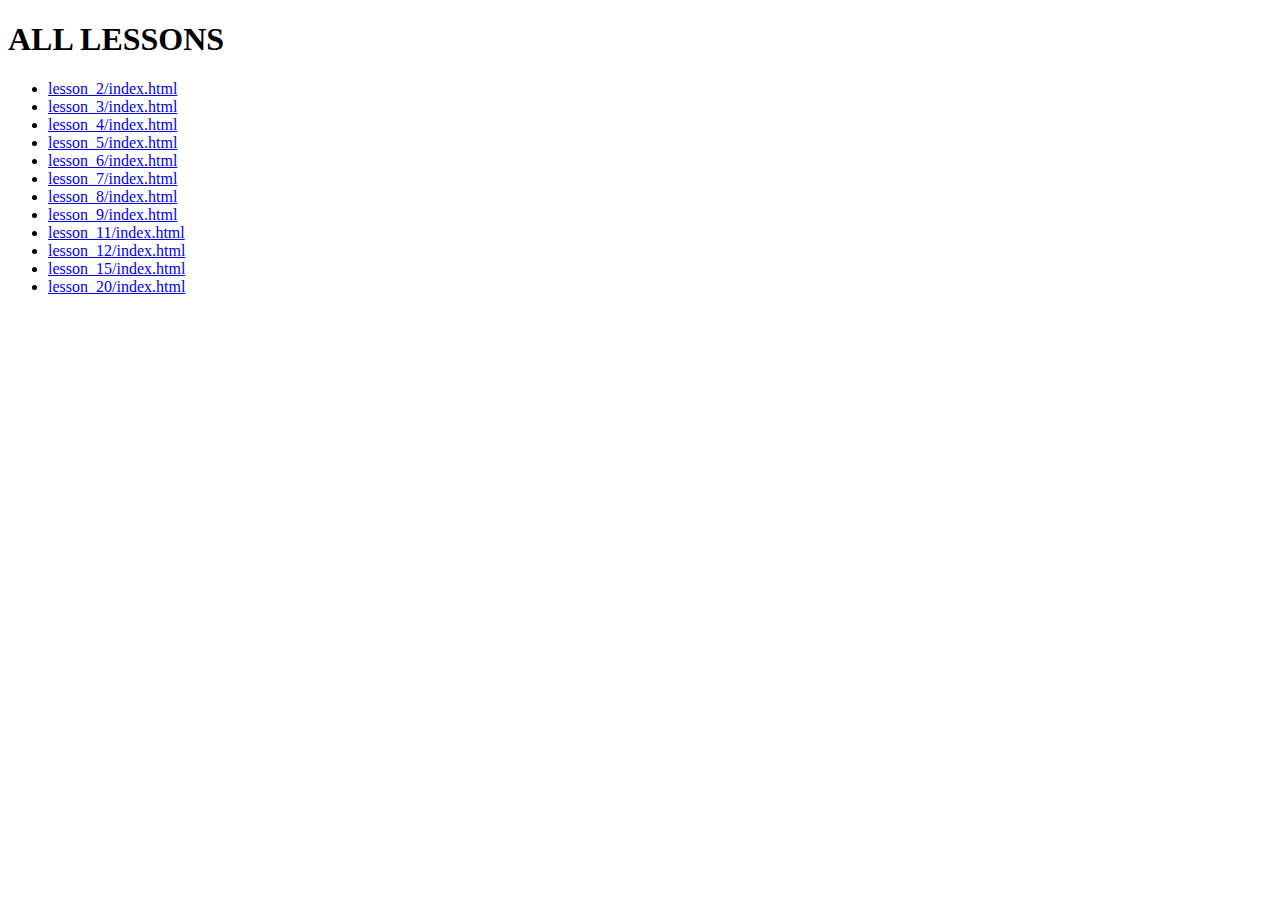
<file: index.html>
<!DOCTYPE html>
<html lang="en">
<head>
    <meta charset="UTF-8">
    <meta name="viewport" content="width=device-width, initial-scale=1.0">
    <title>ALL LESSONS</title>
</head>
<body>
    <header>
        <h1>ALL LESSONS</h1>
    </header>
    <main>
        <ul>
            <li><a href="lesson_2/index.html">lesson_2/index.html</a></li>
            <li><a href="lesson_3/index.html">lesson_3/index.html</a></li>
            <li><a href="lesson_4/index.html">lesson_4/index.html</a></li>
            <li><a href="lesson_5/index.html">lesson_5/index.html</a></li>
            <li><a href="lesson_6/index.html">lesson_6/index.html</a></li>
            <li><a href="lesson_7/index.html">lesson_7/index.html</a></li>
            <li><a href="lesson_8/index.html">lesson_8/index.html</a></li>
            <li><a href="lesson_9/index.html">lesson_9/index.html</a></li>
            <li><a href="lesson_11/index.html">lesson_11/index.html</a></li>
            <li><a href="lesson_12/index.html">lesson_12/index.html</a></li>
            <li><a href="lesson_15/index.html">lesson_15/index.html</a></li>
            <li><a href="lesson_20/index.html">lesson_20/index.html</a></li>
        </ul>
    </main>
</body>
</html>
</file>
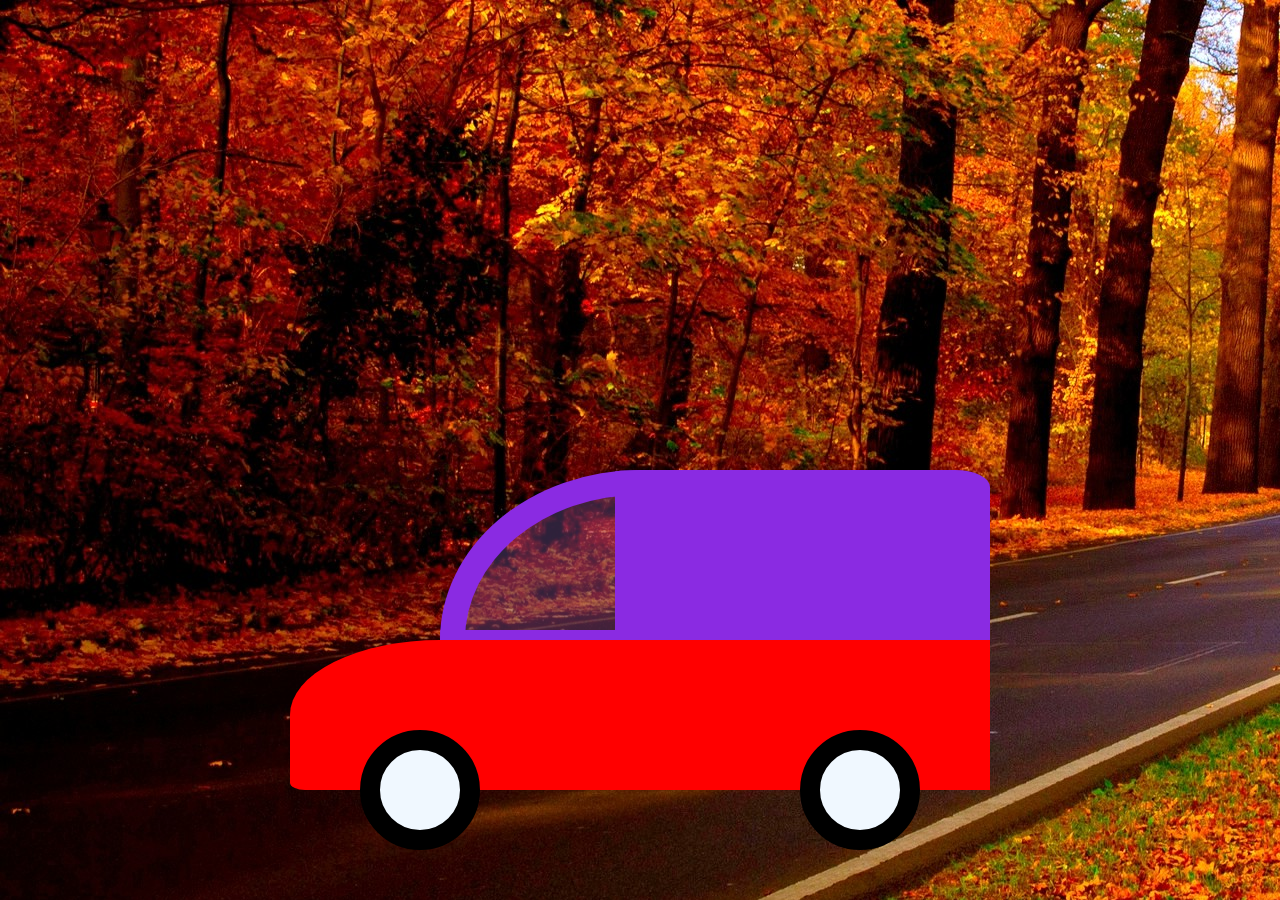
<file: lesson_13/index.html>
<!DOCTYPE html>
<html lang="en">
  <head>
    <meta charset="UTF-8" />
    <meta name="viewport" content="width=device-width, initial-scale=1.0" />
    <link rel="stylesheet" href="css/style.css" />
    <title>Lesson_13</title>
  </head>
  <body>
    <header></header>
    <main>
      <div class="car-background">
        <div class="container">
            <div class="car">
          <div class="top">
            <div class="top_left"></div>
            <div class="top_right"></div>
          </div>
          <div class="bottom">
            <div class="left">
                <div class="koleso"></div>
            </div>
            <div class="center"></div>
            <div class="right">
                <div class="koleso"></div>
            </div>
          </div>
        </div>
        </div>
      </div>
    </main>
    <footer></footer>
  </body>
</html>
</file>
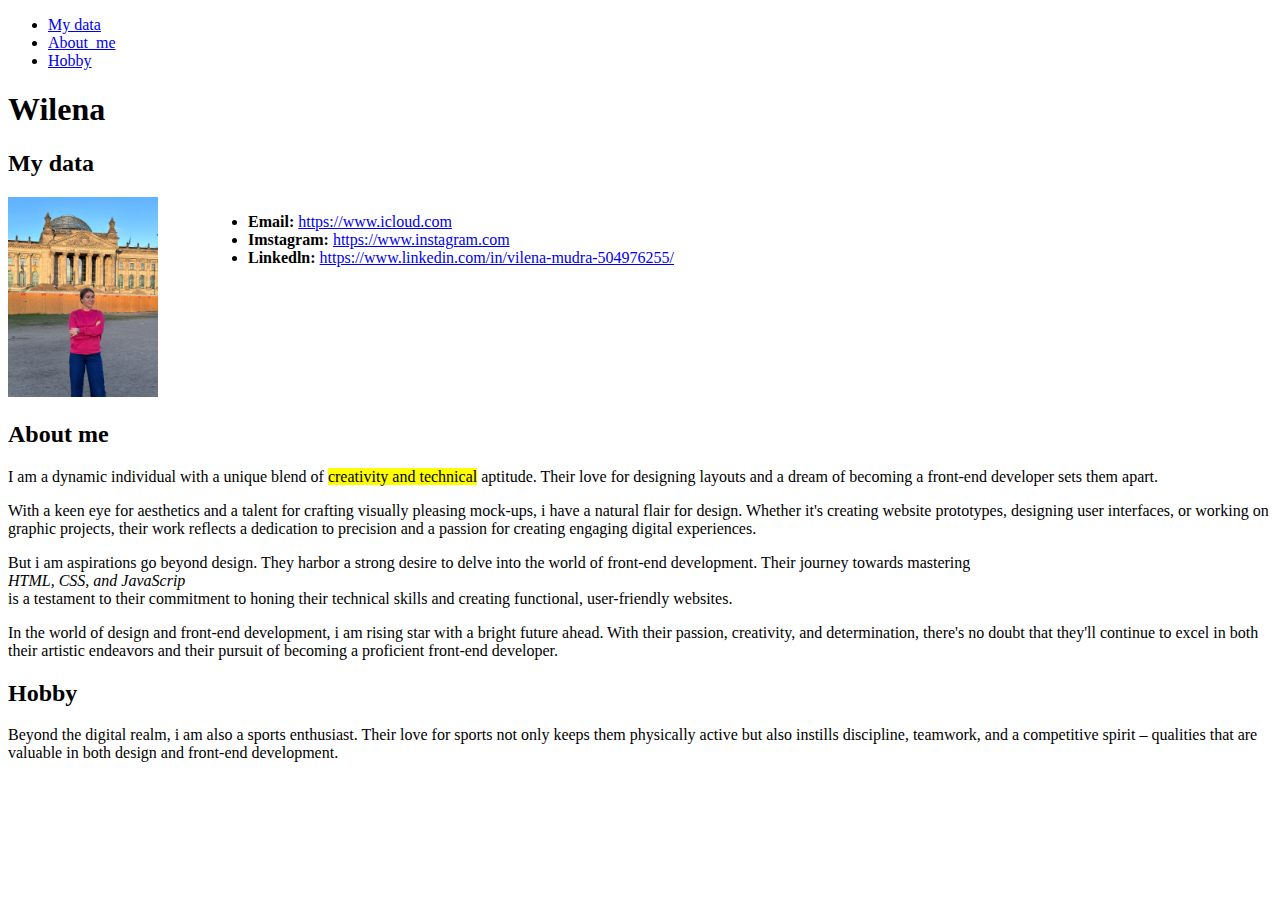
<file: lesson_2/index.html>
<!DOCTYPE html>
<html lang="en">

<head>
    <meta charset="UTF-8">
    <meta name="viewport" content="width=device-width, initial-scale=1.0">
    <link rel="stylesheet" href="css/style.css" />
    <title>About my self</title>
</head>

<body>
    <header>
        <ul>
            <li><a href="#my_data">My data</a></li>
            <li><a href="#about_me">About_me</a></li>
            <li><a href="#hobby">Hobby</a></li>
        </ul>
    </header>
    <main>
        <h1>Wilena</h1>
        <section id="my_data">
            <h2>My data</h2>
            <div class="data_flex">
                <div class="my_foto">
                    <img src="img/my_foto.WebP" alt="my_foto">
                </div>
                <ul>
                    <li><span><strong>Email: </strong></span><a target="_blank" title="Email" href="https://www.icloud.com">https://www.icloud.com</a>
                    </li>
                    <li><span><strong>Imstagram: </strong></span><a target="_blank" title="Instagram"
                            href="https://www.instagram.com">https://www.instagram.com</a></li>
                    <li><span><strong>Linkedln: </strong></span><a target="_blank" title="Linkedln"
                            href="https://www.linkedin.com/in/vilena-mudra-504976255/">https://www.linkedin.com/in/vilena-mudra-504976255/</a>
                    </li>
                </ul>

            </div>
        </section>
        <aricle id="about_me"> 
            <h2>About me</h2>
            <p>
            I am a dynamic individual with a unique blend of <mark>creativity and technical</mark> aptitude. Their love for designing
            layouts and a dream of becoming a front-end developer sets them apart.
        </p>
        <p>
            With a keen eye for aesthetics and a talent for crafting visually pleasing mock-ups, i have a natural flair
            for design. Whether it's creating website prototypes, designing user interfaces, or working on graphic
            projects, their work reflects a dedication to precision and a passion for creating engaging digital
            experiences.
        </p>
        <p>
            But i am aspirations go beyond design. They harbor a strong desire to delve into the world of front-end
            development. Their journey towards mastering <br><em>HTML, CSS, and JavaScrip</em><br> is a testament to their commitment to
            honing their technical skills and creating functional, user-friendly websites.
        </p>
        <p>
            In the world of design and front-end development, i am rising star with a bright future ahead. With their
            passion, creativity, and determination, there's no doubt that they'll continue to excel in both their
            artistic endeavors and their pursuit of becoming a proficient front-end developer.
        </p>
        </aricle>
        <section id="hobby">
            <h2>Hobby</h2>
            <p>
                Beyond the digital realm, i am also a sports enthusiast. Their love for sports not only keeps them
                physically active but also instills discipline, teamwork, and a competitive spirit – qualities that are
                valuable in both design and front-end development.
            </p>
        </section>
    </main>
    <footer>
        
    </footer>
</body>

</html>
</file>
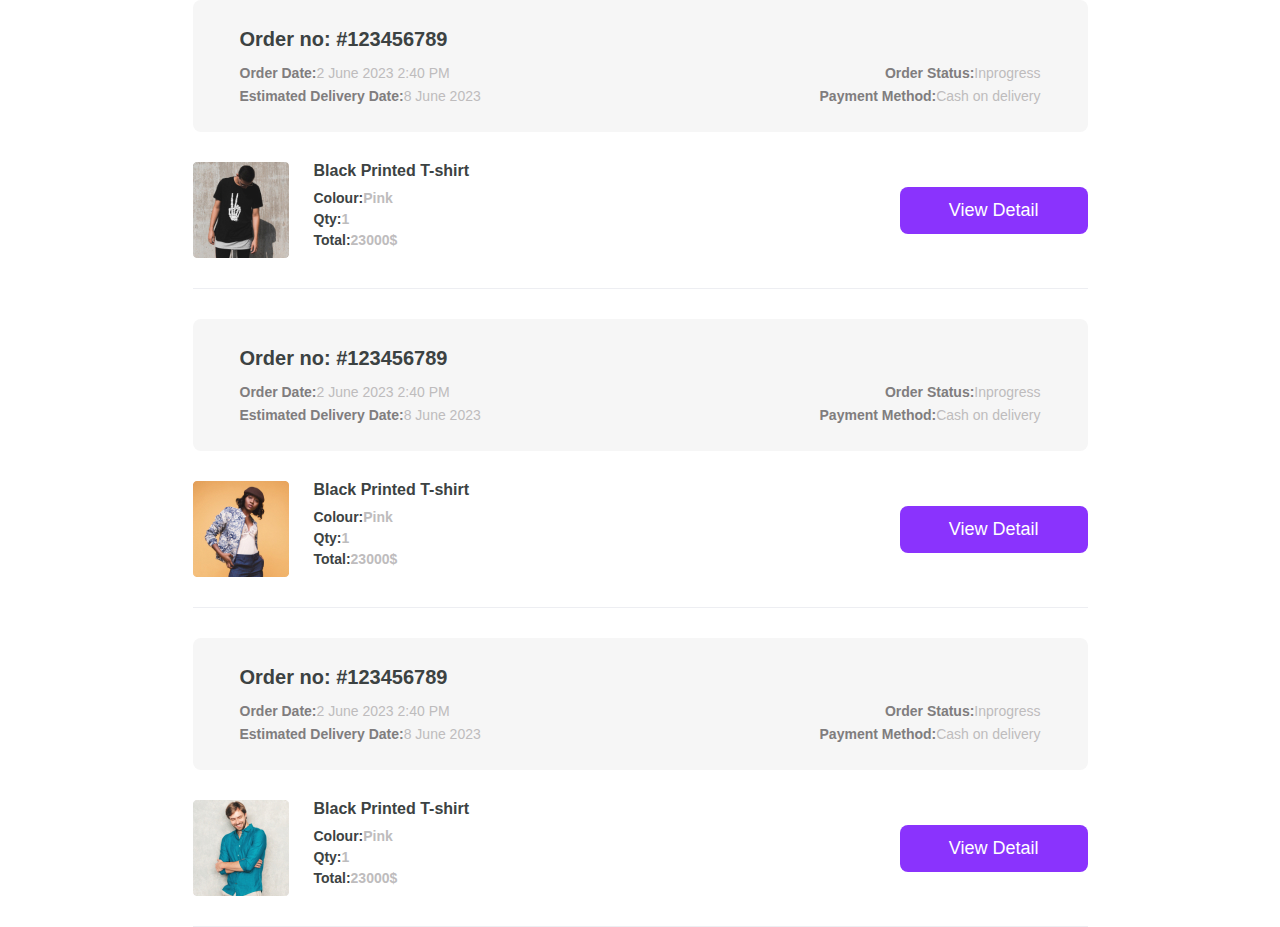
<file: lesson_20/index.html>
<!DOCTYPE html>
<html lang="en">
<head>
    <meta charset="UTF-8">
    <meta name="viewport" content="width=device-width, initial-scale=1.0">
    <link rel="stylesheet" href="css/style.css">
    <title>Scss</title>
</head>
<body>
    <header></header>
    <main>
        <section class="my-order">
            <div class="container">
              <ul class="my-order-list">
                <li class="my-order-list-item">
                  <div class="my-order-list-item__heading">
                    <h5 class="my-order-list-item__heading-title title-h5">
                      Order no: #123456789
                    </h5>
                    <div class="my-order-list-item__data">
                      <div class="my-order-list-item__info-block">
                        <span class="my-order-list-item__info"><strong class="my-order-list-item__info-desc">Order
                            Date:</strong><time class="my-order-list-item__info-value">2 June 2023 2:40 PM</time></span>
                        <span class="my-order-list-item__info"><strong class="my-order-list-item__info-desc">Estimated
                            Delivery Date:</strong><time class="my-order-list-item__info-value">8 June 2023</time></span>
                      </div>
                      <div class="my-order-list-item__info-block my-order-list-item__info-block--right">
                        <span class="my-order-list-item__info"><strong class="my-order-list-item__info-desc">Order
                            Status:</strong><span class="my-order-list-item__info-value">Inprogress</span></span>
                        <span class="my-order-list-item__info"><strong class="my-order-list-item__info-desc">Payment
                            Method:</strong><span class="my-order-list-item__info-value">Cash on delivery</span></span>
                      </div>
                    </div>
                  </div>
                  <div class="my-order-list-item__product">
                    <div class="my-order-list-item__product-desc">
                      <img class="my-order-list-item__product-thumb" src="img/section_3_my-order/Rectangle 755 (2).jpg"
                        alt="foto_my_order" />
                      <div class="my-order-list-item__product-features">
                        <span class="my-order-list-item__product-name">Black Printed T-shirt</span>
                        <span class="my-order-list-item__product-param">Colour:<span
                            class="my-order-list-item__product-param-val">Pink</span></span>
                        <span class="my-order-list-item__product-param">Qty:<span
                            class="my-order-list-item__product-param-val">1</span></span>
                        <span class="my-order-list-item__product-param">Total:<span
                            class="my-order-list-item__product-param-val">23000$</span></span>
                      </div>
                    </div>
                    <a class="round-btn round-btn--purple" href="/">View Detail</a>
                  </div>
                </li>
                <li class="my-order-list-item">
                  <div class="my-order-list-item__heading">
                    <h5 class="my-order-list-item__heading-title title-h5">
                      Order no: #123456789
                    </h5>
                    <div class="my-order-list-item__data">
                      <div class="my-order-list-item__info-block">
                        <span class="my-order-list-item__info"><strong class="my-order-list-item__info-desc">Order
                            Date:</strong><time class="my-order-list-item__info-value">2 June 2023 2:40 PM</time></span>
                        <span class="my-order-list-item__info"><strong class="my-order-list-item__info-desc">Estimated
                            Delivery Date:</strong><time class="my-order-list-item__info-value">8 June 2023</time></span>
                      </div>
                      <div class="my-order-list-item__info-block my-order-list-item__info-block--right">
                        <span class="my-order-list-item__info"><strong class="my-order-list-item__info-desc">Order
                            Status:</strong><span class="my-order-list-item__info-value">Inprogress</span></span>
                        <span class="my-order-list-item__info"><strong class="my-order-list-item__info-desc">Payment
                            Method:</strong><span class="my-order-list-item__info-value">Cash on delivery</span></span>
                      </div>
                    </div>
                  </div>
                  <div class="my-order-list-item__product">
                    <div class="my-order-list-item__product-desc">
                      <img class="my-order-list-item__product-thumb" src="img/section_3_my-order/Rectangle 755 (1).jpg"
                        alt="foto_my_order" />
                      <div class="my-order-list-item__product-features">
                        <span class="my-order-list-item__product-name">Black Printed T-shirt</span>
                        <span class="my-order-list-item__product-param">Colour:<span
                            class="my-order-list-item__product-param-val">Pink</span></span>
                        <span class="my-order-list-item__product-param">Qty:<span
                            class="my-order-list-item__product-param-val">1</span></span>
                        <span class="my-order-list-item__product-param">Total:<span
                            class="my-order-list-item__product-param-val">23000$</span></span>
                      </div>
                    </div>
                    <a class="round-btn round-btn--purple" href="/">View Detail</a>
                  </div>
                </li>
                <li class="my-order-list-item">
                  <div class="my-order-list-item__heading">
                    <h5 class="my-order-list-item__heading-title title-h5">
                      Order no: #123456789
                    </h5>
                    <div class="my-order-list-item__data">
                      <div class="my-order-list-item__info-block">
                        <span class="my-order-list-item__info"><strong class="my-order-list-item__info-desc">Order
                            Date:</strong><time class="my-order-list-item__info-value">2 June 2023 2:40 PM</time></span>
                        <span class="my-order-list-item__info"><strong class="my-order-list-item__info-desc">Estimated
                            Delivery Date:</strong><time class="my-order-list-item__info-value">8 June 2023</time></span>
                      </div>
                      <div class="my-order-list-item__info-block my-order-list-item__info-block--right">
                        <span class="my-order-list-item__info"><strong class="my-order-list-item__info-desc">Order
                            Status:</strong><span class="my-order-list-item__info-value">Inprogress</span></span>
                        <span class="my-order-list-item__info"><strong class="my-order-list-item__info-desc">Payment
                            Method:</strong><span class="my-order-list-item__info-value">Cash on delivery</span></span>
                      </div>
                    </div>
                  </div>
                  <div class="my-order-list-item__product">
                    <div class="my-order-list-item__product-desc">
                      <img class="my-order-list-item__product-thumb" src="img/section_3_my-order/Rectangle 755 (3).jpg"
                        alt="foto_my_order" />
                      <div class="my-order-list-item__product-features">
                        <span class="my-order-list-item__product-name">Black Printed T-shirt</span>
                        <span class="my-order-list-item__product-param">Colour:<span
                            class="my-order-list-item__product-param-val">Pink</span></span>
                        <span class="my-order-list-item__product-param">Qty:<span
                            class="my-order-list-item__product-param-val">1</span></span>
                        <span class="my-order-list-item__product-param">Total:<span
                            class="my-order-list-item__product-param-val">23000$</span></span>
                      </div>
                    </div>
                    <a class="round-btn round-btn--purple" href="/">View Detail</a>
                  </div>
                </li>
              </ul>
            </div>
          </section>
    </main>
    <footer></footer>
</body>
</html>
</file>
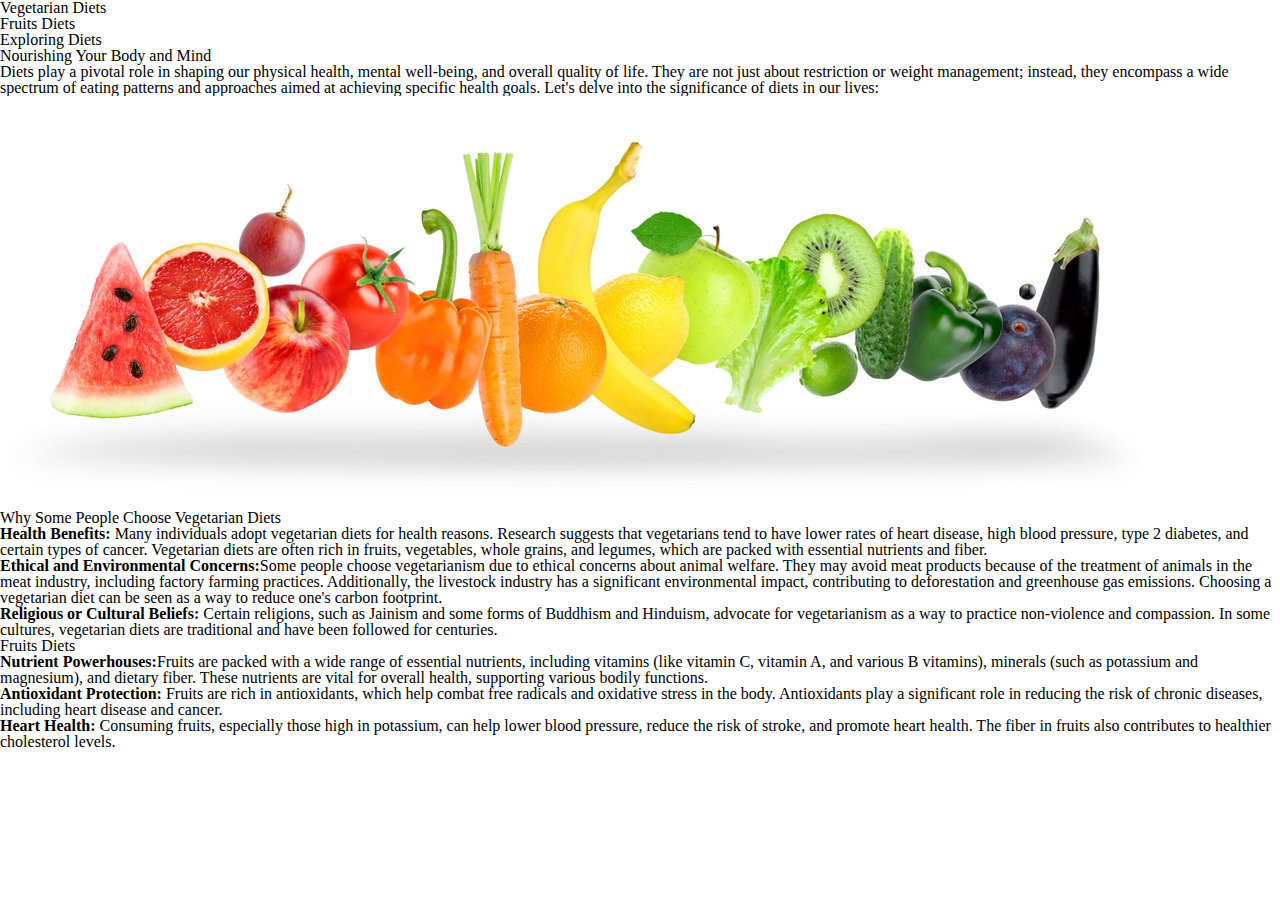
<file: lesson_3/index.html>
<!DOCTYPE html>
<html lang="en">

<head>
    <meta charset="UTF-8">
    <meta name="viewport" content="width=device-width, initial-scale=1.0">
    <link rel="stylesheet" href="css/style.css">
    <title>Lesson_3</title>
</head>

<body>
    <header>
        <ul>
            <li><a href="#vegetarian_diets">Vegetarian Diets</a></li>
            <li><a href="#fruits_diets">Fruits Diets</a></li>
        </ul>
    </header>
    <h1>Exploring Diets</h1>
    <span>Nourishing Your Body and Mind</span>
    <p>Diets play a pivotal role in shaping our physical health, mental well-being, and overall quality of life. They
        are not just about restriction or weight management; instead, they encompass a wide spectrum of eating patterns
        and approaches aimed at achieving specific health goals. Let's delve into the significance of diets in our
        lives:</p>
        <img src="img/diets.jpg" alt="diets">
    <section id="vegetarian_diets">
        <h2>Why Some People Choose Vegetarian Diets</h2>
        <p><strong>Health Benefits:</strong> Many individuals adopt vegetarian diets for health reasons. Research
            suggests that
            vegetarians tend to have lower rates of heart disease, high blood pressure, type 2 diabetes, and certain
            types of cancer. Vegetarian diets are often rich in fruits, vegetables, whole grains, and legumes, which are
            packed with essential nutrients and fiber.</p>
        <p><strong>Ethical and Environmental Concerns:</strong>Some people choose vegetarianism due to ethical concerns
            about animal
            welfare. They may avoid meat products because of the treatment of animals in the meat industry, including
            factory farming practices. Additionally, the livestock industry has a significant environmental impact,
            contributing to deforestation and greenhouse gas emissions. Choosing a vegetarian diet can be seen as a way
            to reduce one's carbon footprint.</p>
        <p><strong>Religious or Cultural Beliefs:</strong> Certain religions, such as Jainism and some forms of Buddhism
            and Hinduism,
            advocate for vegetarianism as a way to practice non-violence and compassion. In some cultures, vegetarian
            diets are traditional and have been followed for centuries.</p>
    </section>
    <section id="fruits_diets">
        <h2>Fruits Diets</h2>
        <p><strong>Nutrient Powerhouses:</strong>Fruits are packed with a wide range of essential nutrients, including
            vitamins (like vitamin C, vitamin A, and various B vitamins), minerals (such as potassium and magnesium),
            and dietary fiber. These nutrients are vital for overall health, supporting various bodily functions.</p>
        <p><strong>Antioxidant Protection:</strong> Fruits are rich in antioxidants, which help combat free radicals and
            oxidative stress in the body. Antioxidants play a significant role in reducing the risk of chronic diseases,
            including heart disease and cancer.</p>
        <p><strong>Heart Health:</strong> Consuming fruits, especially those high in potassium, can help lower blood
            pressure, reduce the risk of stroke, and promote heart health. The fiber in fruits also contributes to
            healthier cholesterol levels.</p>
    </section>
</body>

</html>
</file>
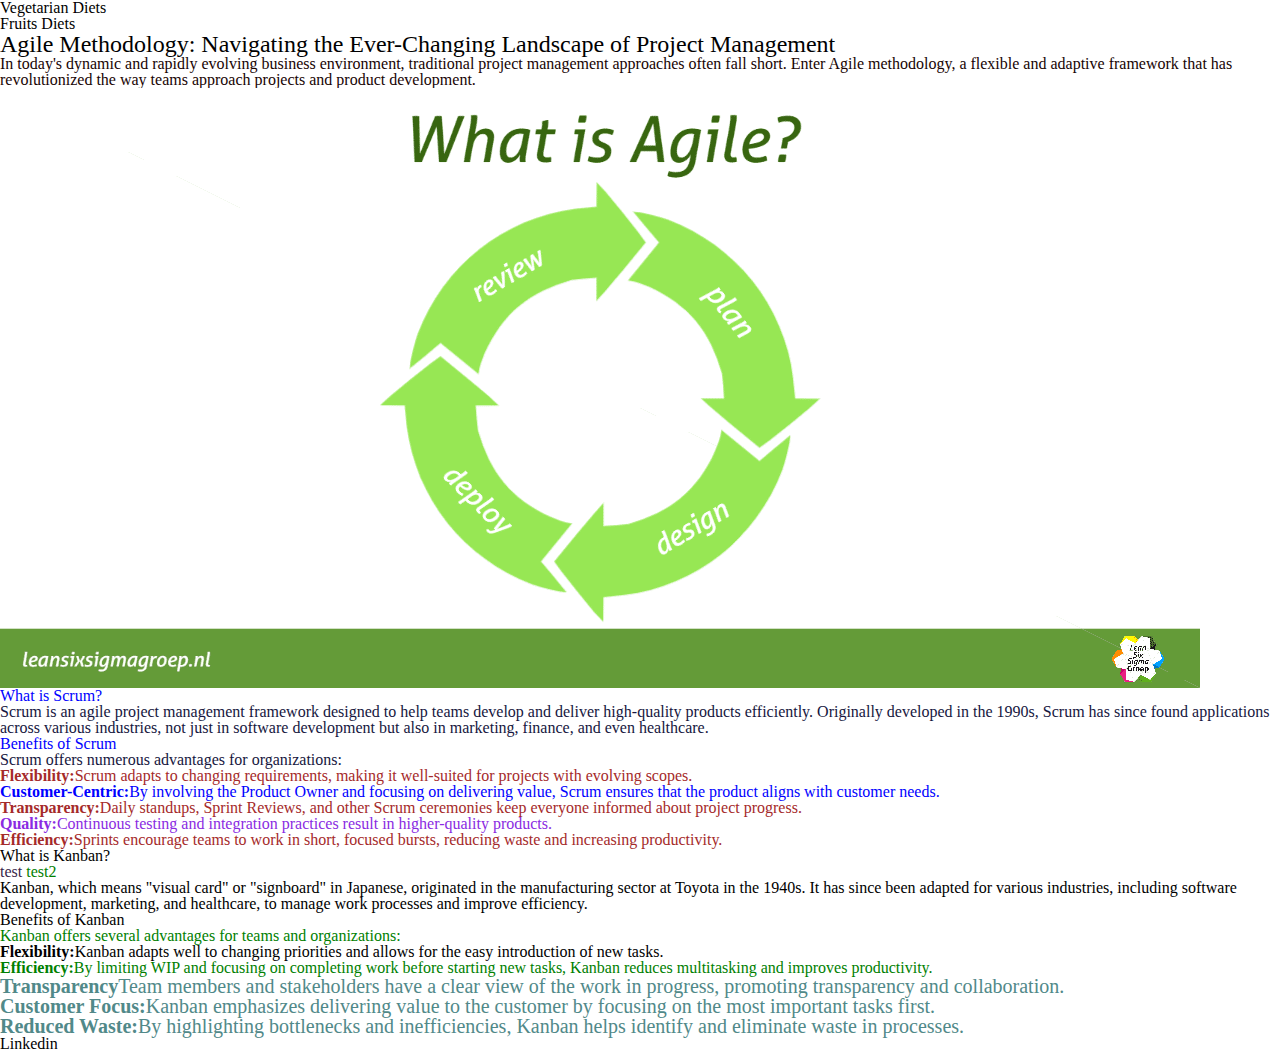
<file: lesson_4/index.html>
<!DOCTYPE html>
<html lang="en">

<head>
    <meta charset="UTF-8">
    <meta name="viewport" content="width=device-width, initial-scale=1.0">
    <link rel="stylesheet" href="css/style.css">
    <title>Lesson_4</title>
</head>

<body>
    <header>
        <ul>
            <li><a href="#scrum">Vegetarian Diets</a></li>
            <li><a href="#kanban">Fruits Diets</a></li>
        </ul>
    </header>
    <main>
        <h1>Agile Methodology: Navigating the Ever-Changing Landscape of Project Management</h1>
        <p>In today's dynamic and rapidly evolving business environment, traditional project management approaches often
            fall short. Enter Agile methodology, a flexible and adaptive framework that has revolutionized the way teams
            approach projects and product development.</p>
        <img src="img/agile.png" alt="agle">
        <div id="scrum">
            <h2>What is Scrum?</h2>
            <p>Scrum is an agile project management framework designed to help teams develop and deliver high-quality
                products efficiently. Originally developed in the 1990s, Scrum has since found applications across
                various
                industries, not just in software development but also in marketing, finance, and even healthcare.</p>
            <h3>Benefits of Scrum</h3>
            <p>Scrum offers numerous advantages for organizations:</p>
            <ol>
                <li><strong>Flexibility:</strong>Scrum adapts to changing requirements, making it well-suited for
                    projects with evolving scopes.</li>
                <li><strong>Customer-Centric:</strong>By involving the Product Owner and focusing on delivering value,
                    Scrum ensures that the product aligns with customer needs.</li>
                <li><strong>Transparency:</strong>Daily standups, Sprint Reviews, and other Scrum ceremonies keep
                    everyone informed about project progress.</li>
                <li><strong>Quality:</strong>Continuous testing and integration practices result in higher-quality
                    products.</li>
                <li><strong>Efficiency:</strong>Sprints encourage teams to work in short, focused bursts, reducing waste
                    and increasing productivity.</li>
            </ol>
        </div>
        <div id="kanban">
            <h2>What is Kanban?</h2>
            <span class="test">test</span>
            <span>test2</span>
            <p>Kanban, which means "visual card" or "signboard" in Japanese, originated in the manufacturing sector at
                Toyota in the 1940s. It has since been adapted for various industries, including software development,
                marketing, and healthcare, to manage work processes and improve efficiency.</p>
            <h3>Benefits of Kanban</h3>
            <p>Kanban offers several advantages for teams and organizations:</p>
            <ol>
                <li><strong>Flexibility:</strong>Kanban adapts well to changing priorities and allows for the easy
                    introduction of new tasks.</li>
                <li class="li_kanban"><strong>Efficiency:</strong>By limiting WIP and focusing on completing work before starting new
                    tasks, Kanban reduces multitasking and improves productivity.</li>
                <li><strong>Transparency</strong>Team members and stakeholders have a clear view of the work in
                    progress, promoting transparency and collaboration.</li>
                <li><strong>Customer Focus:</strong>Kanban emphasizes delivering value to the customer by focusing on
                    the most important tasks first.</li>
                <li><strong>Reduced Waste:</strong>By highlighting bottlenecks and inefficiencies, Kanban helps identify
                    and eliminate waste in processes.</li>
            </ol>
        </div>
    </main>
    <footer>
        <ul>
            <li><a href="https://www.linkedin.com/in/vilena-mudra-504976255/">Linkedin</a></li>
            <li><a href=""></a></li>
        </ul>
    </footer>
</body>

</html>
</file>
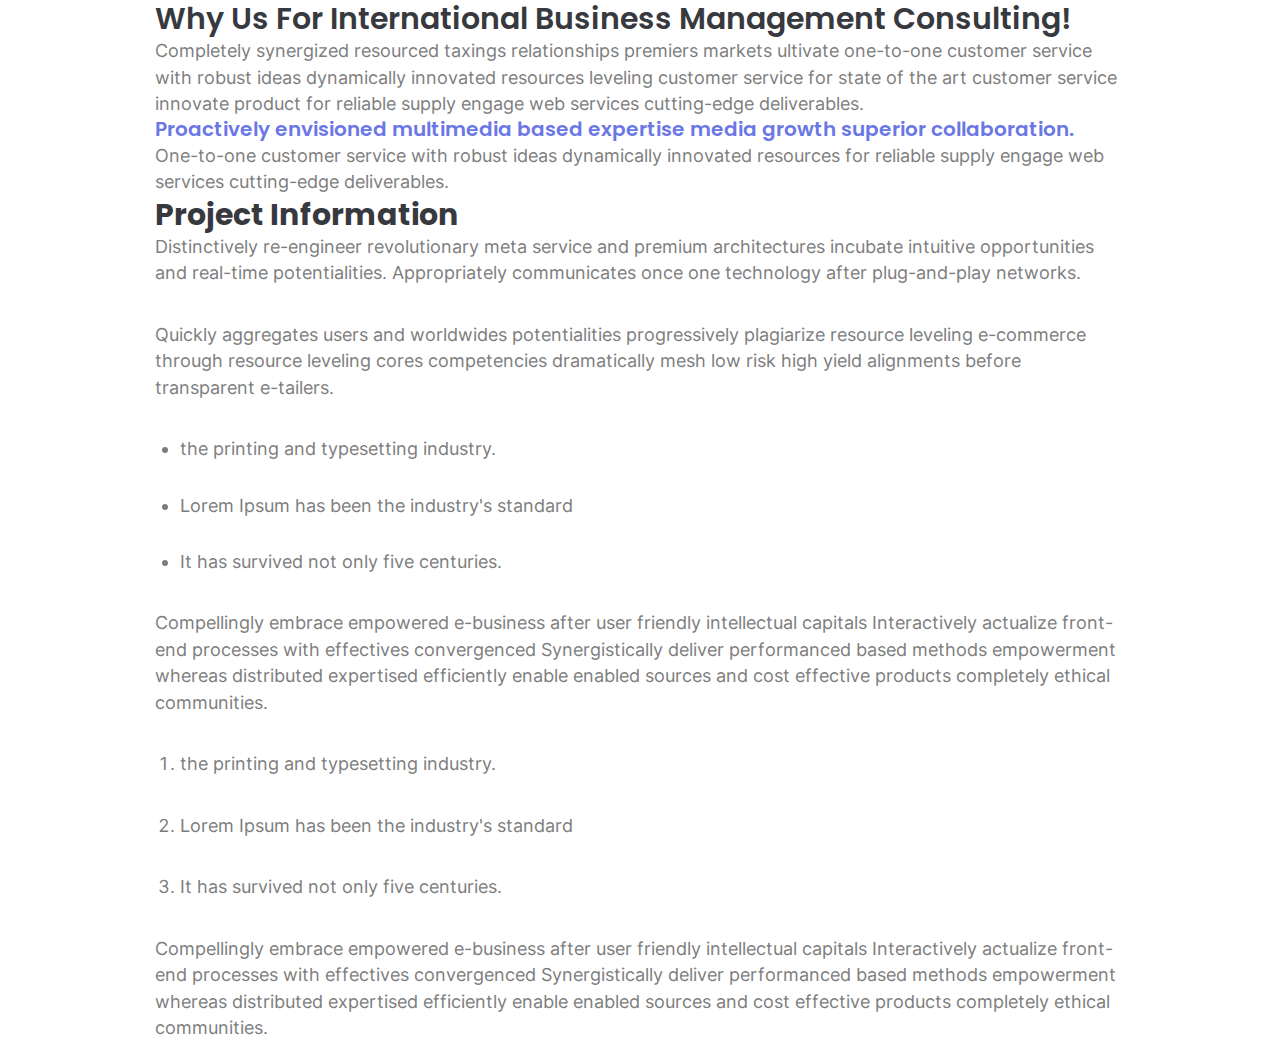
<file: lesson_5/index.html>
<!DOCTYPE html>
<html lang="en">

<head>
    <meta charset="UTF-8">
    <meta name="viewport" content="width=device-width, initial-scale=1.0">
    <link rel="preconnect" href="https://fonts.googleapis.com">
    <link rel="preconnect" href="https://fonts.gstatic.com" crossorigin>
    <link
        href="https://fonts.googleapis.com/css2?family=Open+Sans:wght@400;700&family=Poppins:wght@600&family=Roboto&display=swap"
        rel="stylesheet">
    <link rel="stylesheet" href="css/style.css">
    <title>Lesson_5</title>
</head>

<body>
    <header>

    </header>
    <main class="container">
        <section id="one">
            <h2>Why us for international Business Management Consulting!</h2>
            <p class="inter_font">
                Completely synergized resourced taxings relationships premiers markets ultivate one-to-one customer
                service
                with robust ideas dynamically innovated resources leveling customer service for state of the art
                customer
                service innovate product for reliable supply engage web services cutting-edge deliverables.
            </p>
            <h3>Proactively envisioned multimedia based expertise media growth superior collaboration.</h3>
            <p class="inter_font">One-to-one customer service with robust ideas dynamically innovated resources for reliable supply engage
                web services cutting-edge deliverables.</p>
        </section>
        <section id="two">
            <h2>Project information</h2>
            <p class="inter_font">Distinctively re-engineer revolutionary meta service and premium architectures incubate intuitive
                opportunities and real-time potentialities. Appropriately communicates once one technology after
                plug-and-play networks.
            </p>
            <p class="inter_font">Quickly aggregates users and worldwides potentialities progressively plagiarize resource leveling
                e-commerce through resource leveling cores competencies dramatically mesh low risk high yield alignments
                before transparent e-tailers.</p>
            <ul class="inter_font">
                <li>the printing and typesetting industry.</li>
                <li>Lorem Ipsum has been the industry's standard</li>
                <li>It has survived not only five centuries.</li>
            </ul>
            <p class="inter_font">Compellingly embrace empowered e-business after user friendly intellectual capitals Interactively
                actualize front-end processes with effectives convergenced Synergistically deliver performanced based
                methods empowerment whereas distributed expertised efficiently enable enabled sources and cost effective
                products completely ethical communities.</p>
            <ol class="inter_font">
                <li>the printing and typesetting industry.</li>
                <li>Lorem Ipsum has been the industry's standard</li>
                <li>It has survived not only five centuries.</li>
            </ol>
            <p class="inter_font">Compellingly embrace empowered e-business after user friendly intellectual capitals Interactively
                actualize front-end processes with effectives convergenced Synergistically deliver performanced based
                methods empowerment whereas distributed expertised efficiently enable enabled sources and cost effective
                products completely ethical communities.</p>
        </section>
    </main>

</body>

</html>
</file>
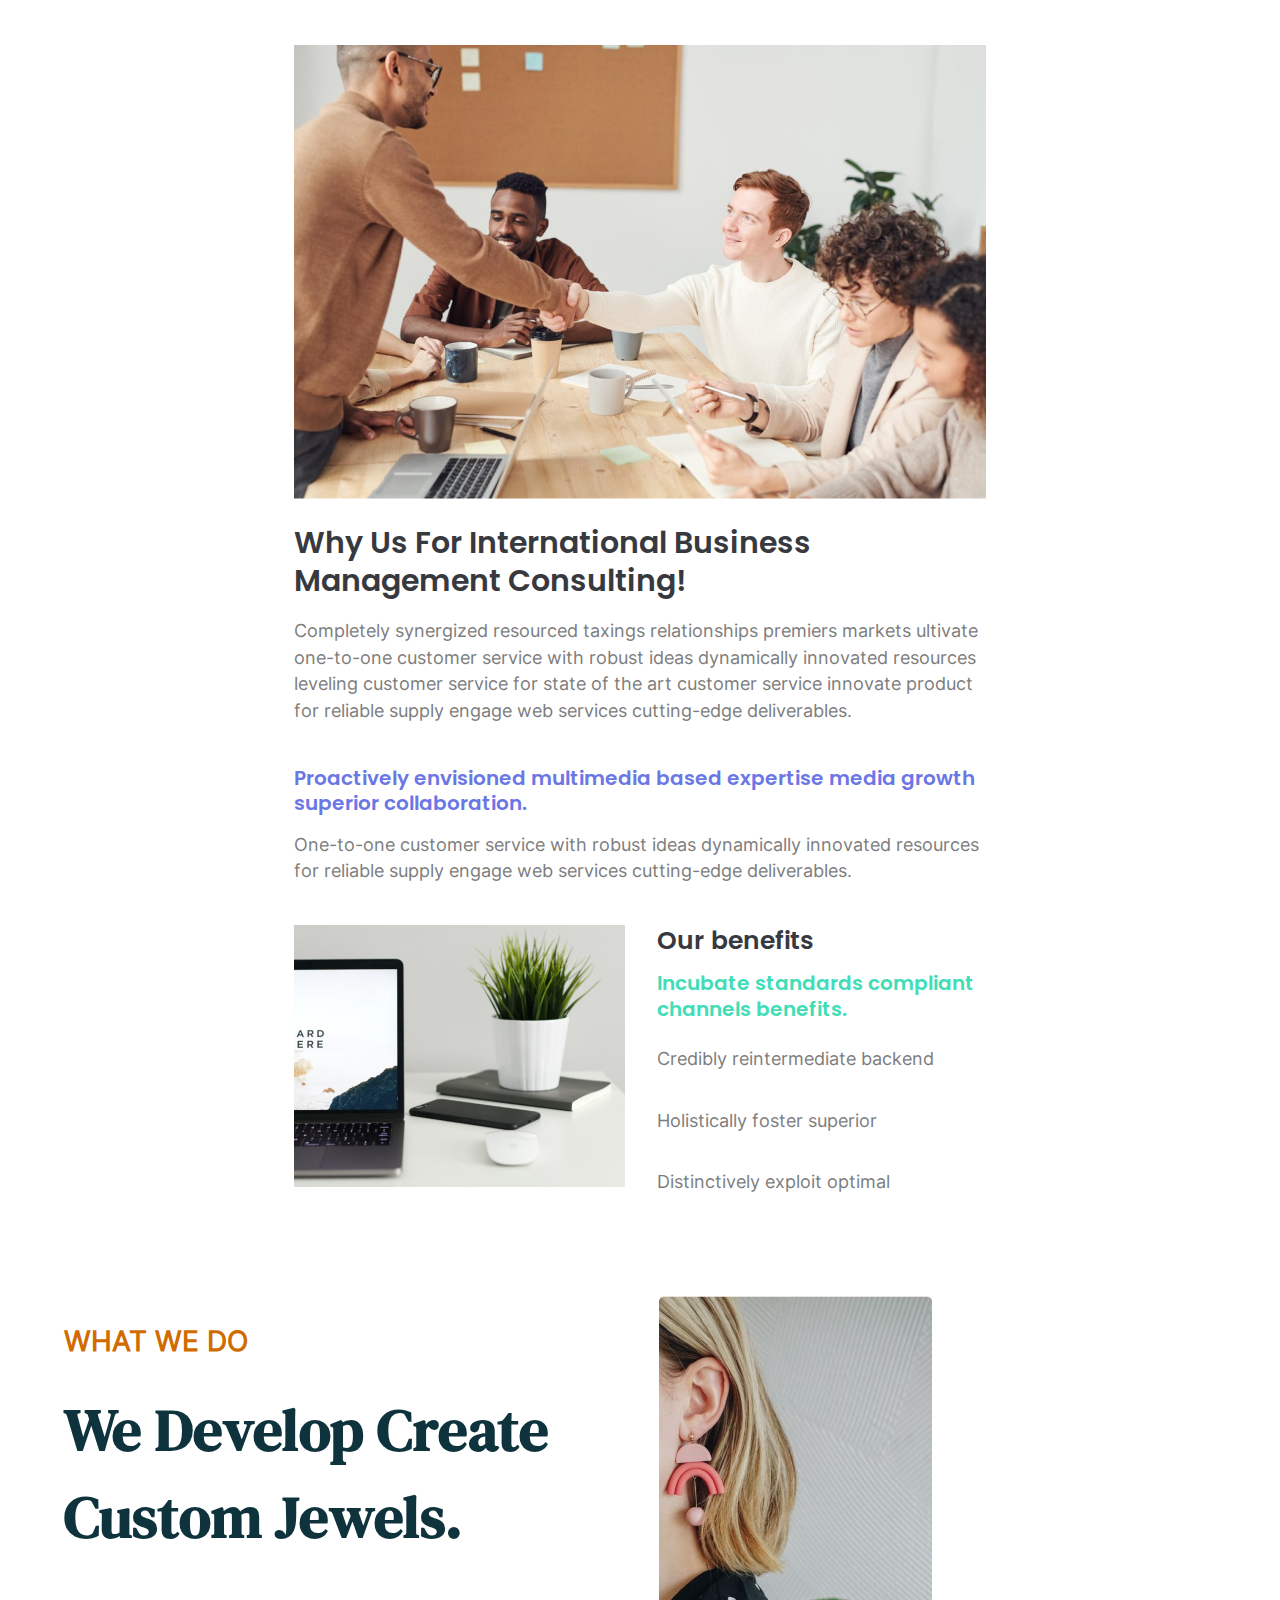
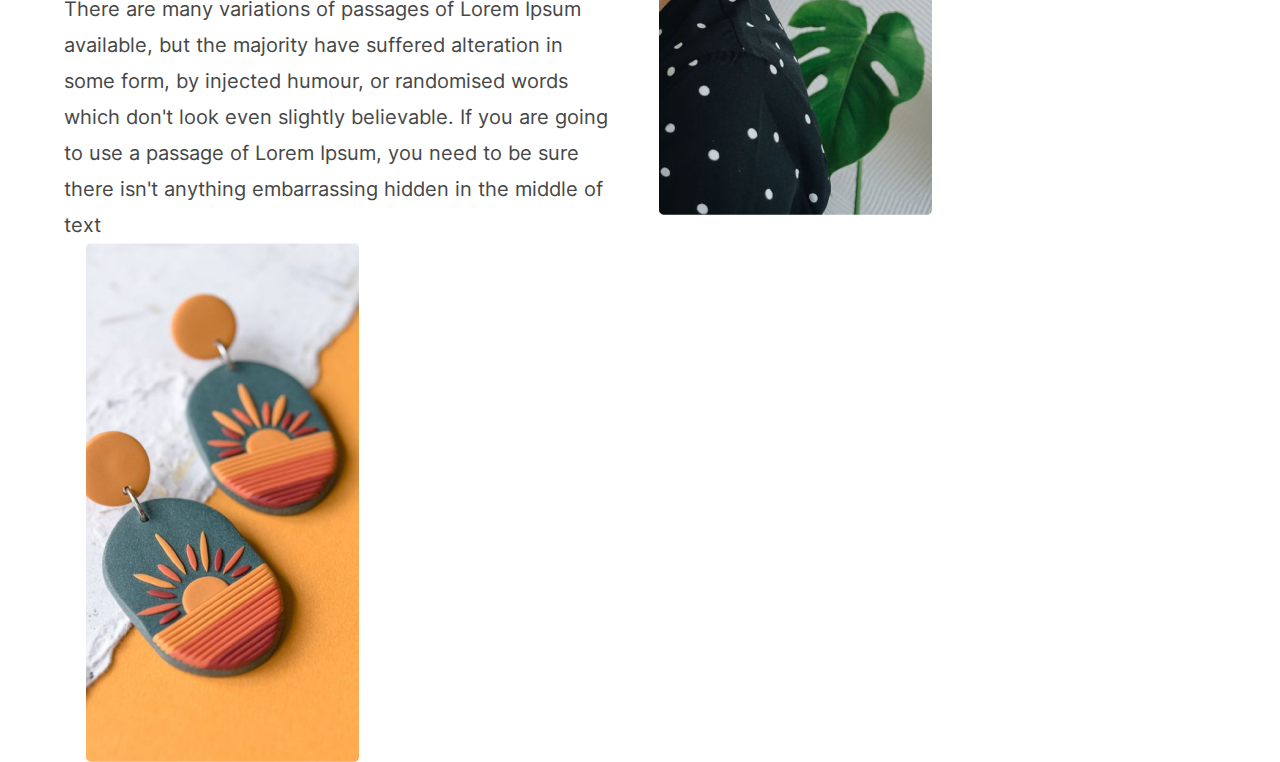
<file: lesson_6/index.html>
<!DOCTYPE html>
<html lang="en">

<head>
    <meta charset="UTF-8">
    <meta name="viewport" content="width=device-width, initial-scale=1.0">
    <link
        href="https://fonts.googleapis.com/css2?family=Open+Sans:wght@400;700&family=Poppins:wght@600&family=Roboto&display=swap"
        rel="stylesheet">
    <link rel="stylesheet" href="css/style.css">
    <title>Lesson_6</title>
</head>

<body>
    <main>
        <section id="first_section" class="container">
            <div class="people">
                <img src="img/people.jpg" alt="people">
            </div>
            <h1>Why Us For International Business Management Consulting!</h1>
            <div class="about_business">
                <p>Completely synergized resourced taxings relationships premiers markets ultivate one-to-one customer
                    service with robust ideas dynamically innovated resources leveling customer service for state of the
                    art
                    customer service innovate product for reliable supply engage web services cutting-edge deliverables.
                </p>
            </div>
        </section>
        <section id="second_section" class="container">
            <h3>Proactively envisioned multimedia based expertise media growth superior collaboration.</h3>
            <div class="about_business">
                <p>One-to-one customer service with robust ideas dynamically innovated resources for reliable supply
                    engage web services cutting-edge deliverables.</p>
            </div>
            <div class="about_office">
                <img src="img/office.jpg" alt="office">
                <div class="benefits">
                    <h2>Our benefits</h2>
                    <h3>Incubate standards compliant channels benefits.</h3>
                    <ul class="about_business">
                        <li>Credibly reintermediate backend</li>
                        <li>Holistically foster superior</li>
                        <li>Distinctively exploit optimal</li>
                    </ul>
                </div>
            </div>
        </section>

        <section id="third_section" class="container2">
            <div class="what_we_do">
                <h2 class="what">WHAT WE DO</h2>
                <h1>We Develop Create Custom Jewels.</h1>
                <div class="variations">
                    <p>There are many variations of passages of Lorem Ipsum available, but the majority have suffered
                        alteration in some form, by injected humour, or randomised words which don't look even slightly
                        believable. If you are going to use a passage of Lorem Ipsum, you need to be sure there isn't
                        anything embarrassing hidden in the middle of text</p>
                </div>
            </div>
            <img src="img/donna.jpg" alt="donna">
            <img src="img/sergi.jpg" alt="sergi">
        </section>
    </main>
</body>

</html>
</file>
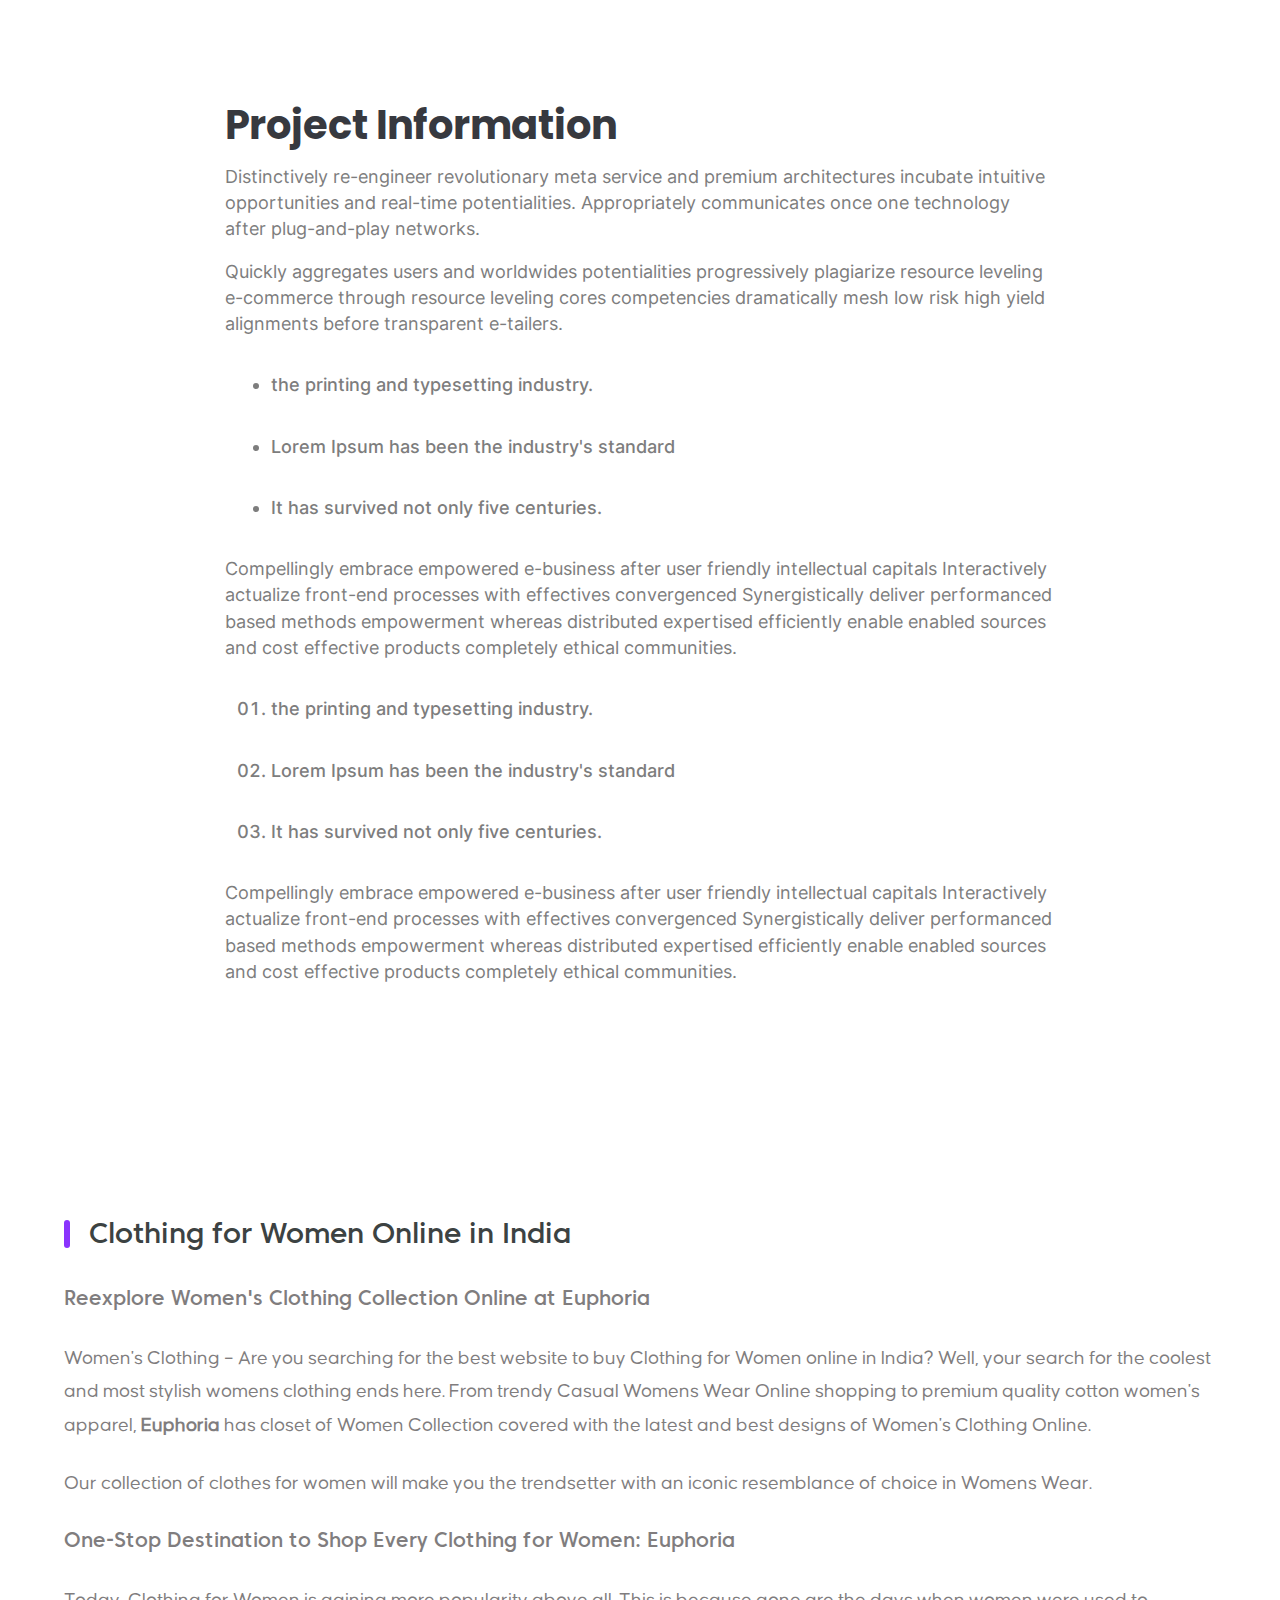
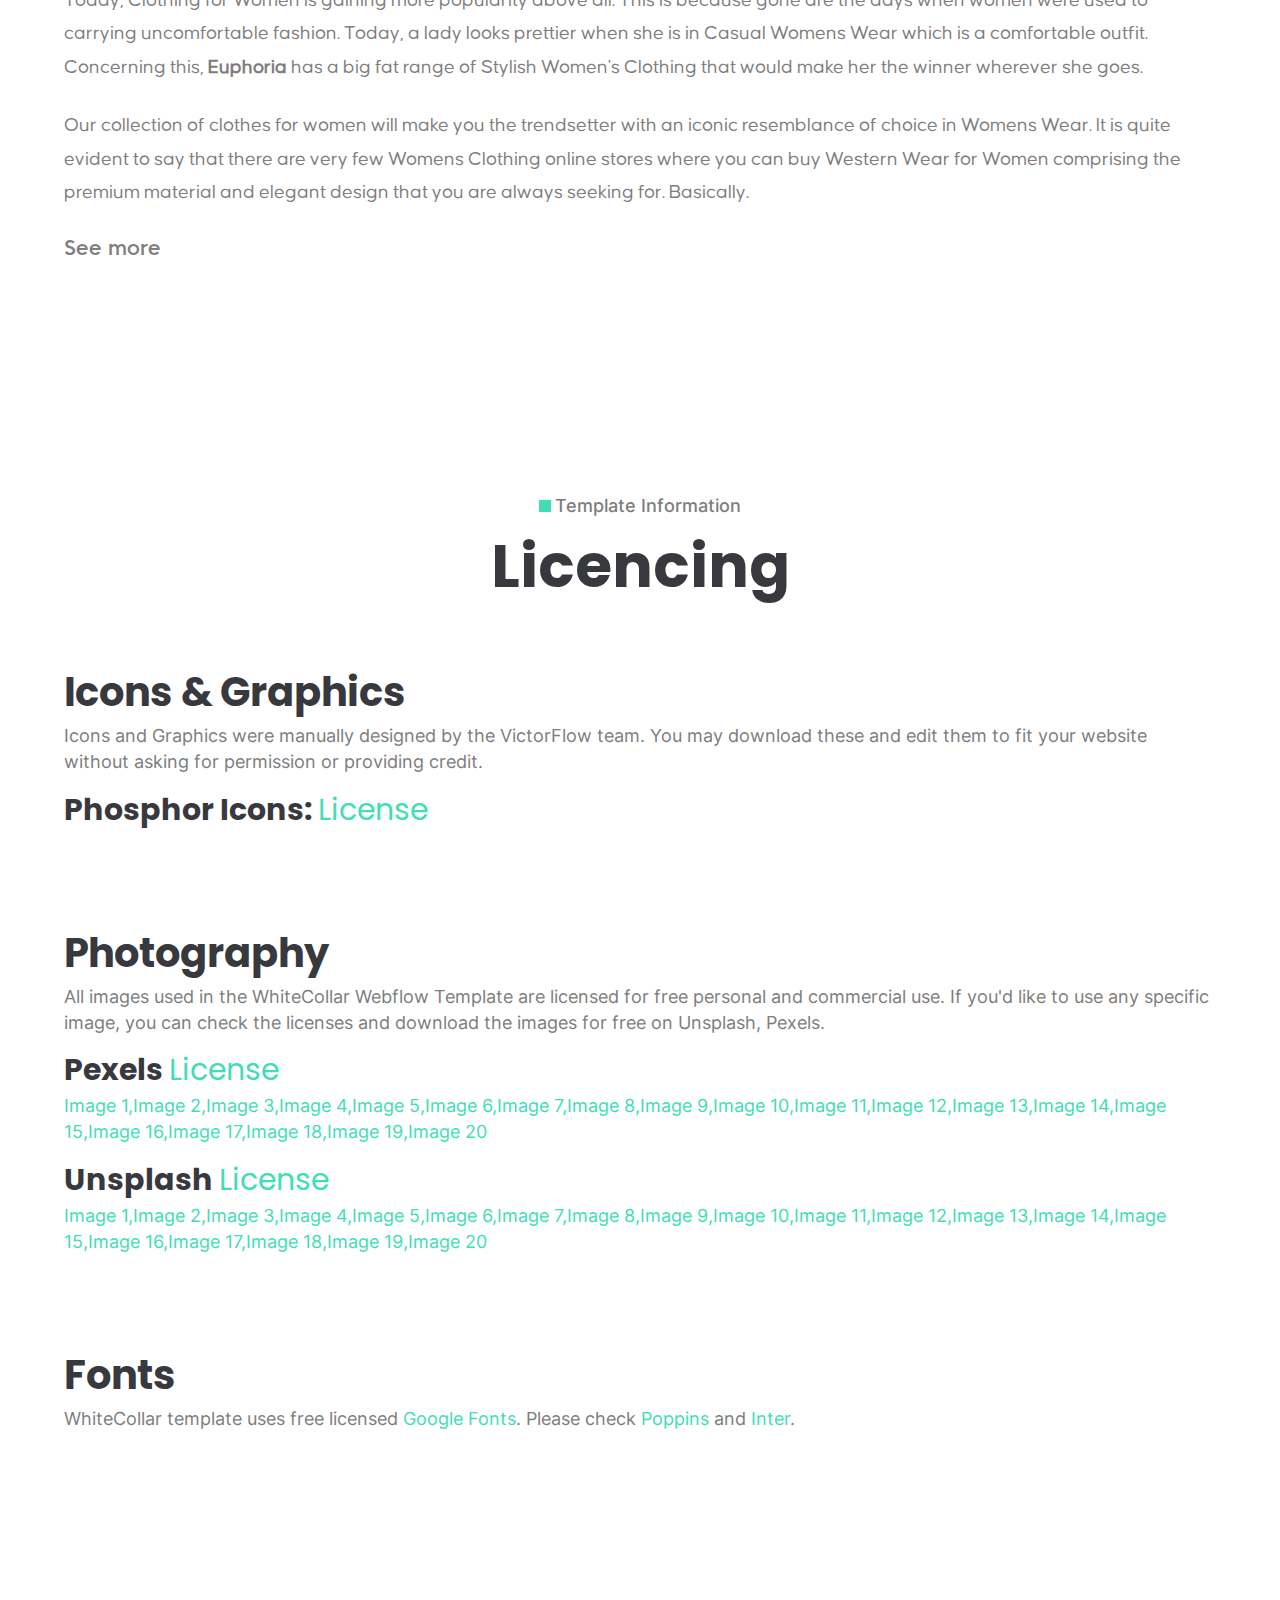
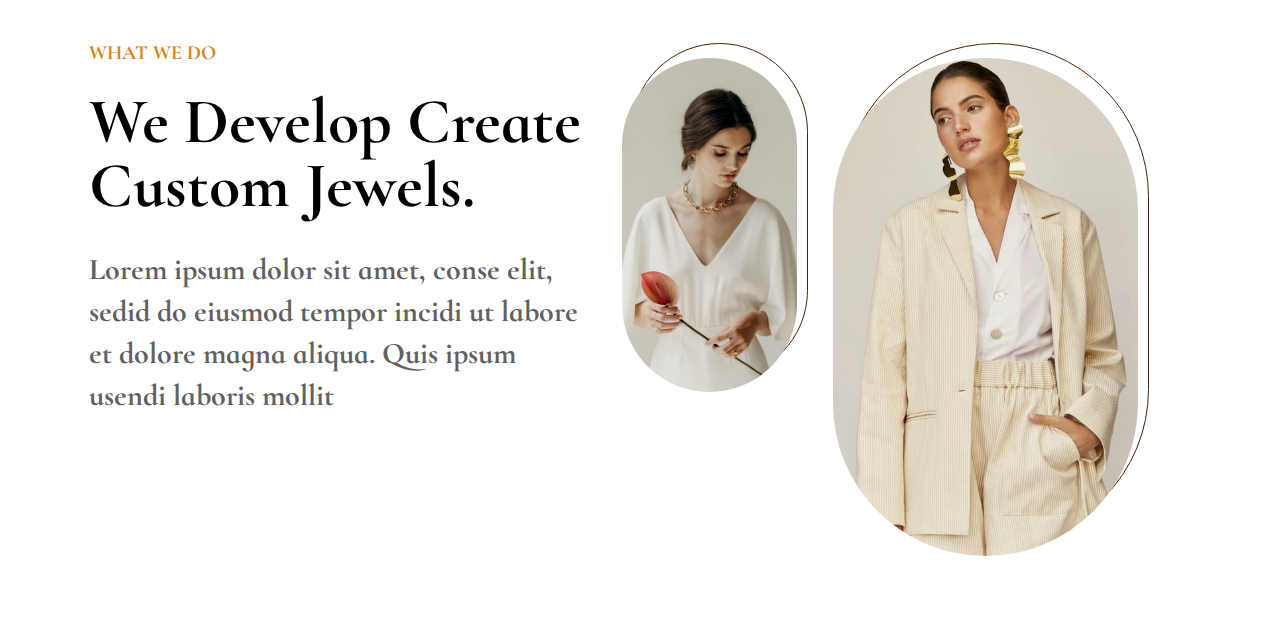
<file: lesson_7/index.html>
<!DOCTYPE html>
<html lang="en">

<head>
    <meta charset="UTF-8">
    <meta name="viewport" content="width=device-width, initial-scale=1.0">
    <link rel="stylesheet" href="css/style.css">
    <link rel="preconnect" href="https://fonts.googleapis.com">
    <link rel="preconnect" href="https://fonts.gstatic.com" crossorigin>
    <title>Lesson_7</title>
</head>

<body>
    <main>
        <section id="first_hw" class="container">
            <h2>Project Information</h2>
            <div class="p_info">
                <p>Distinctively re-engineer revolutionary meta service and premium architectures incubate intuitive
                    opportunities and real-time potentialities. Appropriately communicates once one technology after
                    plug-and-play networks.</p>
                <p>Quickly aggregates users and worldwides potentialities progressively plagiarize resource leveling
                    e-commerce through resource leveling cores competencies dramatically mesh low risk high yield
                    alignments
                    before transparent e-tailers.</p>
            </div>
            <ul class="p_info_ul">
                <li>the printing and typesetting industry.</li>
                <li>Lorem Ipsum has been the industry's standard </li>
                <li>It has survived not only five centuries.</li>
            </ul>
            <div class="p_info">
                <p> Compellingly embrace empowered e-business after user friendly intellectual capitals Interactively
                    actualize front-end processes with effectives convergenced Synergistically deliver performanced
                    based
                    methods empowerment whereas distributed expertised efficiently enable enabled sources and cost
                    effective
                    products completely ethical communities.</p>
            </div>
            <ol class="p_info_ol">
                <li>the printing and typesetting industry.</li>
                <li>Lorem Ipsum has been the industry's standard </li>
                <li>It has survived not only five centuries.</li>
            </ol>
            <div class="p_info">
                <p>Compellingly embrace empowered e-business after user friendly intellectual capitals Interactively
                    actualize front-end processes with effectives convergenced Synergistically deliver performanced
                    based
                    methods empowerment whereas distributed expertised efficiently enable enabled sources and cost
                    effective
                    products completely ethical communities.</p>
            </div>
        </section>
        <section id="clothing" class="container2">
            <div class="clothing_violet">
                <div class="violet"></div>
                <h2>Clothing for Women Online in India</h2>
            </div>
            <div class="clothing_content">
                <div class="destination">
                    <h6>Reexplore Women's Clothing Collection Online at Euphoria</h6>
                    <p>Women's Clothing – Are you searching for the best website to buy Clothing for Women online in
                        India?
                        Well, your search for the coolest and most stylish womens clothing ends here. From trendy Casual
                        Womens Wear Online shopping to premium quality cotton women's apparel, <strong>Euphoria</strong>
                        has closet of Women
                        Collection covered with the latest and best designs of Women's Clothing Online.</p>
                    <p>Our collection of clothes for women will make you the trendsetter with an iconic resemblance of
                        choice in Womens Wear.</p>
                </div>
                <div>
                    <h6>One-Stop Destination to Shop Every Clothing for Women: Euphoria</h6>
                    <p>Today, Clothing for Women is gaining more popularity above all. This is because gone are the days
                        when women were used to carrying uncomfortable fashion. Today, a lady looks prettier when she is
                        in Casual Womens Wear which is a comfortable outfit. Concerning this, <strong>Euphoria</strong>
                        has a big fat
                        range of Stylish Women's Clothing that would make her the winner wherever she goes.</p>
                    <p>Our collection of clothes for women will make you the trendsetter with an iconic resemblance of
                        choice in Womens Wear. It is quite evident to say that there are very few Womens Clothing online
                        stores where you can buy Western Wear for Women comprising the premium material and elegant
                        design that you are always seeking for. Basically.</p>
                </div>
                <div>
                    <h6>See more</h6>
                </div>
            </div>
        </section>
        <section id="licencing" class="container3">
            <div class="licencing_rectangle">
                <div class="subtitle">
                    <div class="rectangle"></div>
                    <p>Template Information</p>
                </div>
                <h2>Licencing</h2>
            </div>
            <div class="icons_graphics">
                <h3>Icons & Graphics</h3>
                <p>Icons and Graphics were manually designed by the VictorFlow team. You may download these and edit
                    them to fit your website without asking for permission or providing credit.</p>
                <h4>Phosphor Icons: <span>License</span></h4>
            </div>
            <div class="photography">
                <h3>Photography</h3>
                <p>All images used in the WhiteCollar Webflow Template are licensed for free personal and commercial
                    use. If you'd like to use any specific image, you can check the licenses and download the images for
                    free on Unsplash, Pexels.</p>
                <h4>Pexels <span>License</span></h4>
                <p><a class="green_link" href="/">Image 1,Image 2,Image 3,Image 4,Image 5,Image 6,Image 7,Image 8,Image
                        9,Image 10,Image
                        11,Image 12,Image 13,Image 14,Image 15,Image 16,Image 17,Image 18,Image 19,Image 20</a></p>
                <h4>Unsplash <span>License</span></h4>
                <p><a class="green_link" href="/">Image 1,Image 2,Image 3,Image 4,Image 5,Image 6,Image 7,Image 8,Image
                        9,Image 10,Image
                        11,Image 12,Image 13,Image 14,Image 15,Image 16,Image 17,Image 18,Image 19,Image 20</a></p>
            </div>
            <div class="white_color">
                <h3>Fonts</h3>
                <p>WhiteCollar template uses free licensed <a class="color_fonts" href="https://fonts.google.com/"
                        target="_blank">Google Fonts</a>. Please check <a class="color_fonts" href="/"
                        target="_blank">Poppins</a> and <a class="color_fonts" href="/" target="_blank">Inter</a>.</p>
            </div>
        </section>
        <section id="what_we_do">
            <div class="container4">
            <div class="we_do">
                <h4>WHAT WE DO</h4>
                <h2>We Develop Create Custom Jewels.</h2>
                <p>Lorem ipsum dolor sit amet, conse elit, sedid do eiusmod tempor incidi ut labore et dolore magna
                    aliqua. Quis ipsum usendi laboris mollit</p>
            </div>
                <div class="girl_small">
                    <img src="img/girl_small.png" alt="girl_small">
                </div>
                <div class="girl_big">
                    <img src="img/girl_big.png" alt="girl_big">
                </div>
            </div>
        </section>
    </main>
</body>

</html>
</file>
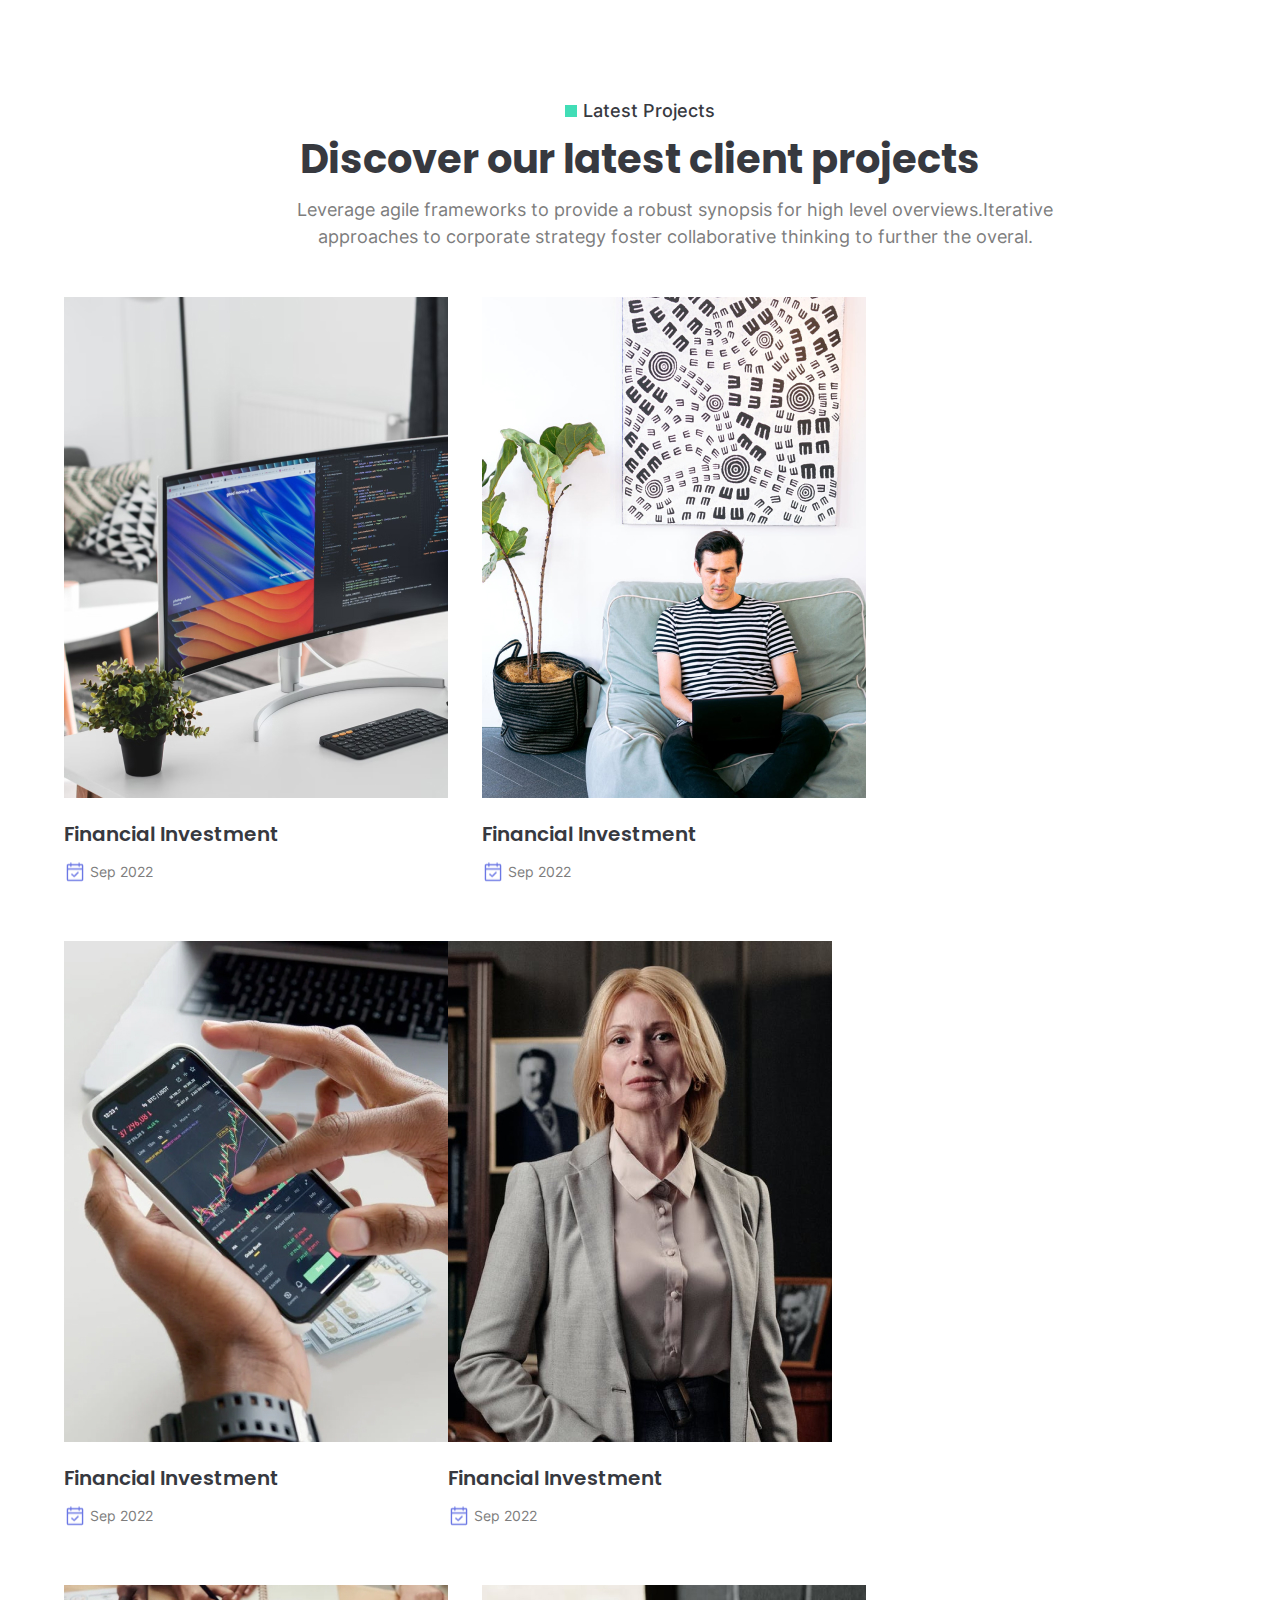
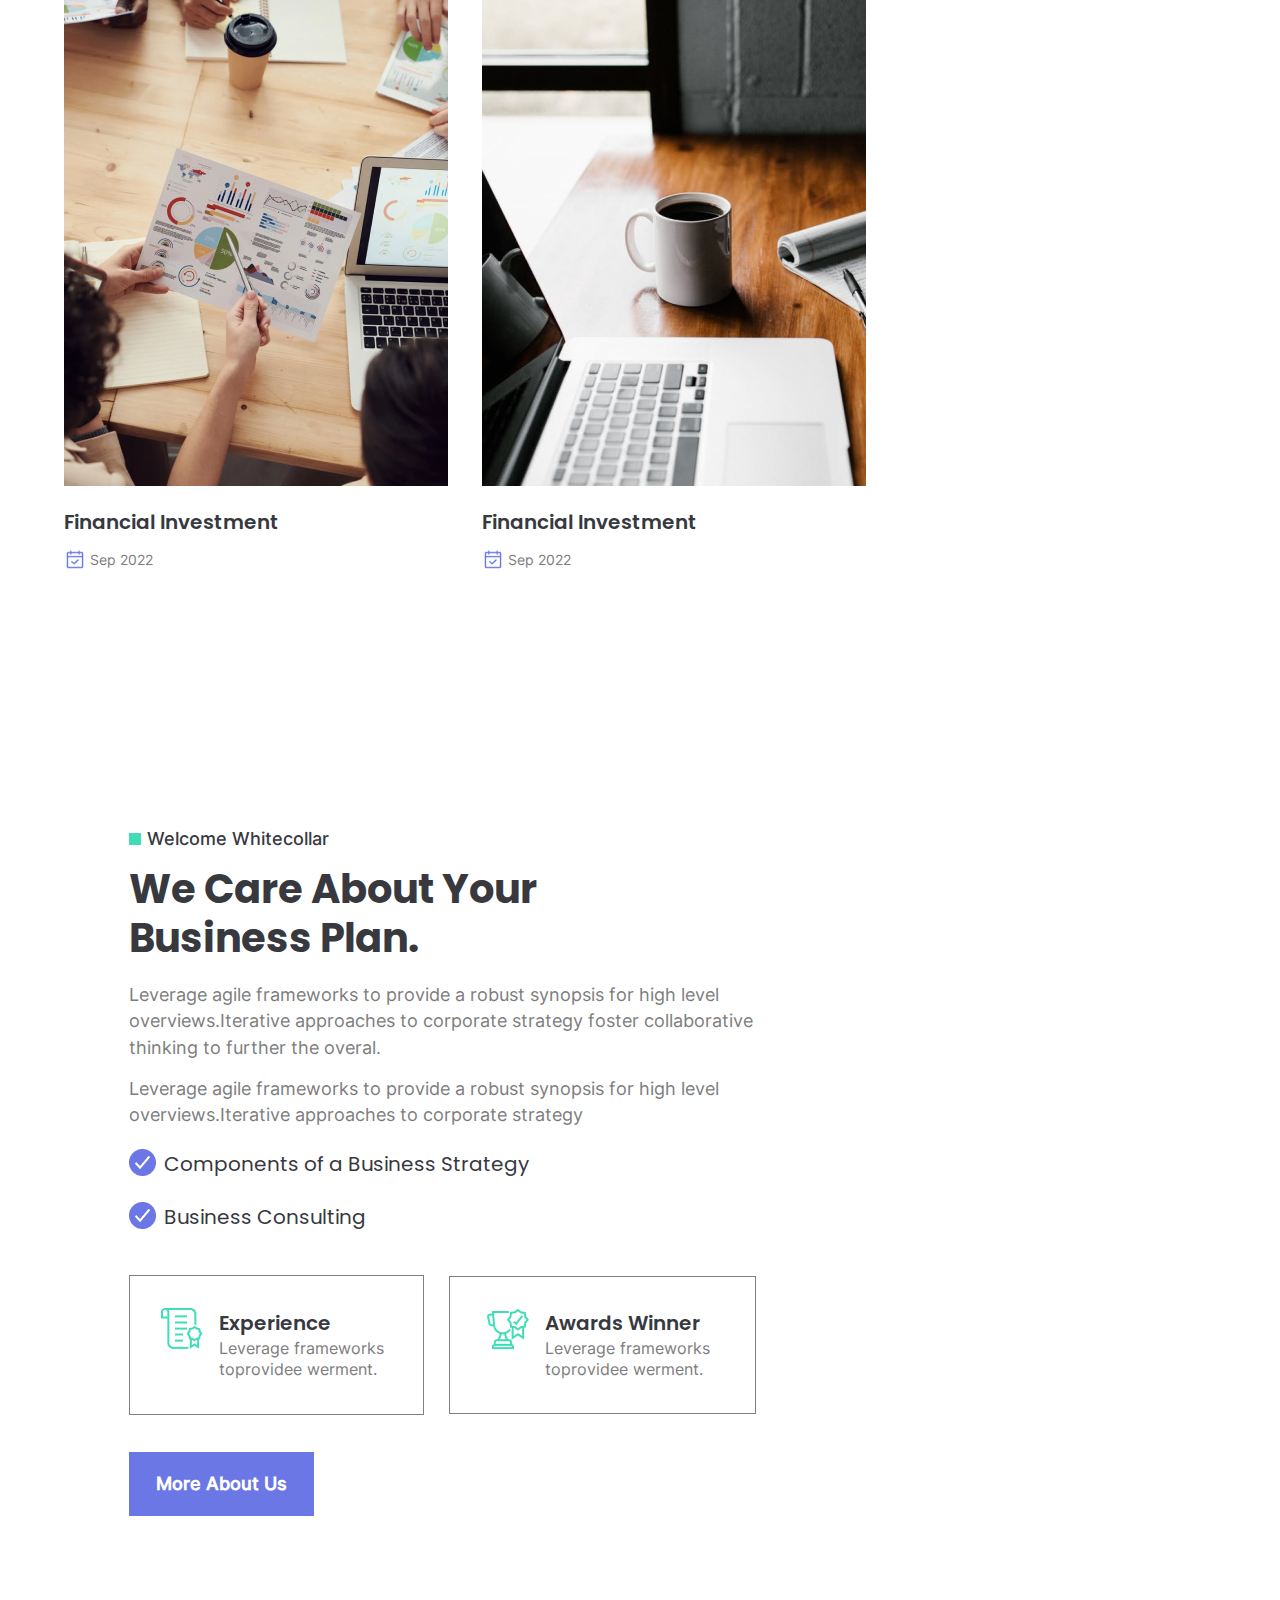
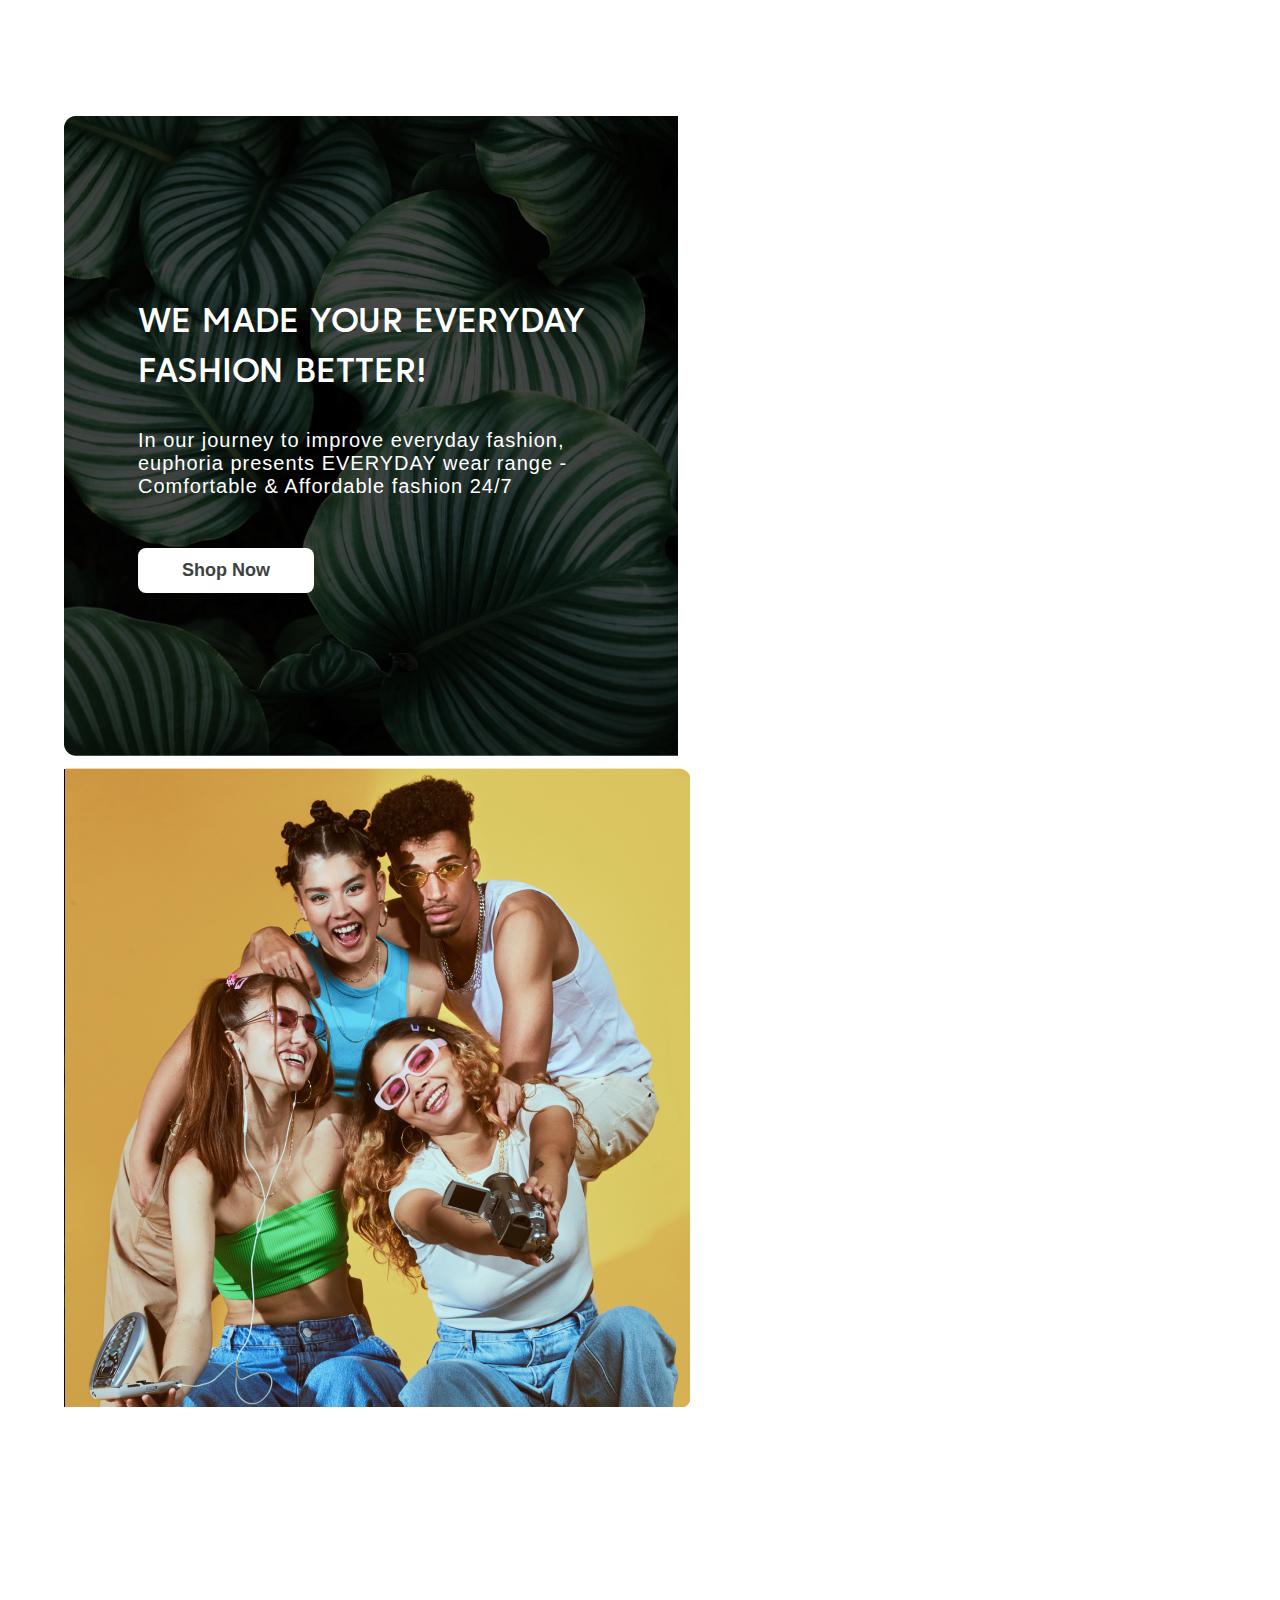
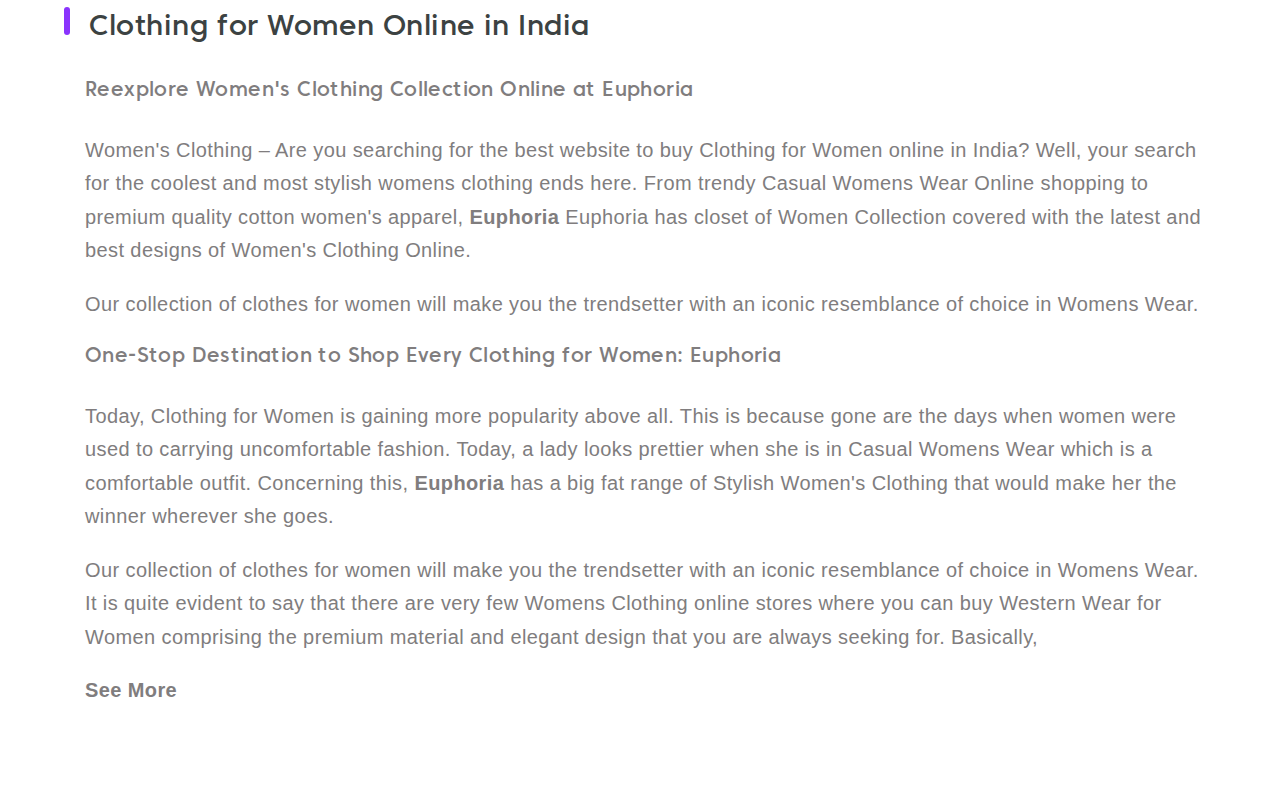
<file: lesson_8/index.html>
<!DOCTYPE html>
<html lang="en">

<head>
    <meta charset="UTF-8">
    <meta name="viewport" content="width=device-width, initial-scale=1.0">
    <link rel="stylesheet" href="css/style.css">
    <link rel="preconnect" href="https://fonts.googleapis.com">
    <link rel="preconnect" href="https://fonts.gstatic.com" crossorigin>
    <title>Lesson_8</title>
</head>

<body>
    <main>
        <section id="projects">
            <div class="container">
                <div class="rectangle">
                    <p>Latest Projects</p>
                </div>
                <h2>Discover our latest client projects</h2>
                <p>Leverage agile frameworks to provide a robust synopsis for high level overviews.Iterative approaches
                    to corporate strategy foster collaborative thinking to further the overal.</p>
                <ul>
                    <li class="first">
                        <h6>Financial Investment</h6>
                        <p>Sep 2022</p>
                    </li>
                    <li class="second">
                        <h6>Financial Investment</h6>
                        <p>Sep 2022</p>
                    </li>
                    <li class="third">
                        <h6>Financial Investment</h6>
                        <p>Sep 2022</p>
                    </li>
                    <li class="fourth">
                        <h6>Financial Investment</h6>
                        <p>Sep 2022</p>
                    </li>
                    <li class="fiths">
                        <h6>Financial Investment</h6>
                        <p>Sep 2022</p>
                    </li>
                    <li class="sixth">
                        <h6>Financial Investment</h6>
                        <p>Sep 2022</p>
                    </li>
                </ul>
            </div>
        </section>
        <section id="whitecollar">
            <div class="container2">
                <h5>Welcome Whitecollar</h5>
                <h2>We Care About Your<br>Business Plan.</h2>
                <p>Leverage agile frameworks to provide a robust synopsis for high level overviews.Iterative approaches
                    to
                    corporate strategy foster collaborative thinking to further the overal.</p>
                <p>Leverage agile frameworks to provide a robust synopsis for high level overviews.Iterative approaches
                    to
                    corporate strategy</p>
                <ul>
                    <li>Components of a Business Strategy</li>
                    <li>Business Consulting</li>
                </ul>
                <div class="experience">
                    <div class="exp">
                        <h4>Experience</h4>
                        <p>Leverage frameworks toprovidee werment.</p>
                    </div>
                </div>
                <div class="awards">
                    <div class="a_winner">
                        <h4>Awards Winner</h4>
                        <p>Leverage frameworks toprovidee werment.</p>
                    </div>
                </div>
                <a href="#">More About Us</a>
            </div>
        </section>
        <section id="fashion">
            <div class="container3">
                <div class="patern">
                    <h2>WE MADE YOUR EVERYDAY FASHION BETTER!</h2>
                    <p>In our journey to improve everyday fashion, euphoria presents EVERYDAY wear range - Comfortable &
                        Affordable fashion 24/7</p>
                    <a href="#">Shop Now</a>
                </div>
                <div class="peolpe">
                </div>
            </div>
        </section>
        <section id="clothing">
            <div class="container4">
                <div class="background"></div>
                <h3>Clothing for Women Online in India</h3>
                <h4>Reexplore Women's Clothing Collection Online at Euphoria</h4>
                <p>Women's Clothing – Are you searching for the best website to buy Clothing for Women online in India?
                    Well, your search for the coolest and most stylish womens clothing ends here. From trendy Casual
                    Womens Wear Online shopping to premium quality cotton women's apparel, <strong>Euphoria</strong> Euphoria has closet of Women
                    Collection covered with the latest and best designs of Women's Clothing Online.</p>
                <p>Our collection of clothes for women will make you the trendsetter with an iconic resemblance of
                    choice in Womens Wear. </p>
                <h4>One-Stop Destination to Shop Every Clothing for Women: Euphoria</h4>
                <p>Today, Clothing for Women is gaining more popularity above all. This is because gone are the days
                    when women were used to carrying uncomfortable fashion. Today, a lady looks prettier when she is in
                    Casual Womens Wear which is a comfortable outfit. Concerning this, <strong>Euphoria</strong> has a big fat range of
                    Stylish Women's Clothing that would make her the winner wherever she goes. </p>
                <p>Our collection of clothes for women will make you the trendsetter with an iconic resemblance of
                    choice in Womens Wear. It is quite evident to say that there are very few Womens Clothing online
                    stores where you can buy Western Wear for Women comprising the premium material and elegant design
                    that you are always seeking for. Basically, </p>
                <a href="#">See More</a>
            </div>
        </section>
    </main>

</body>

</html>
</file>
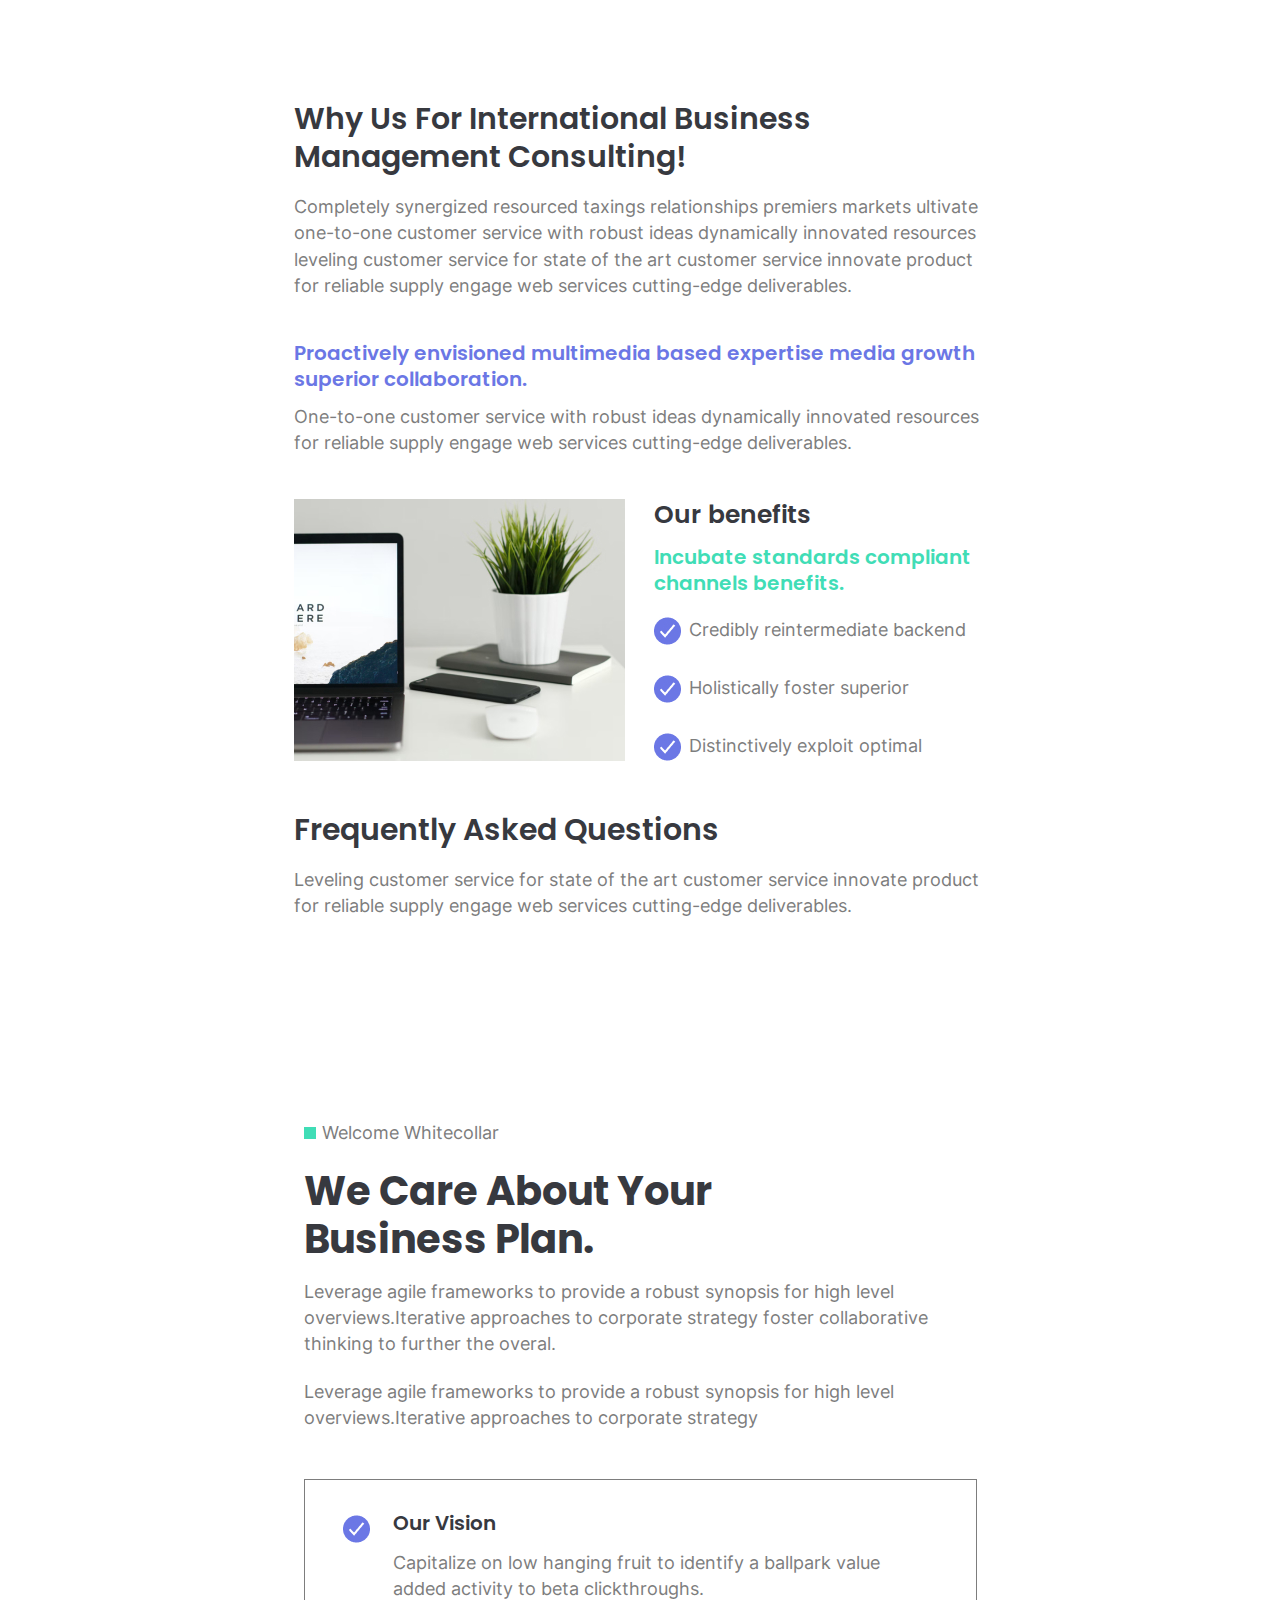
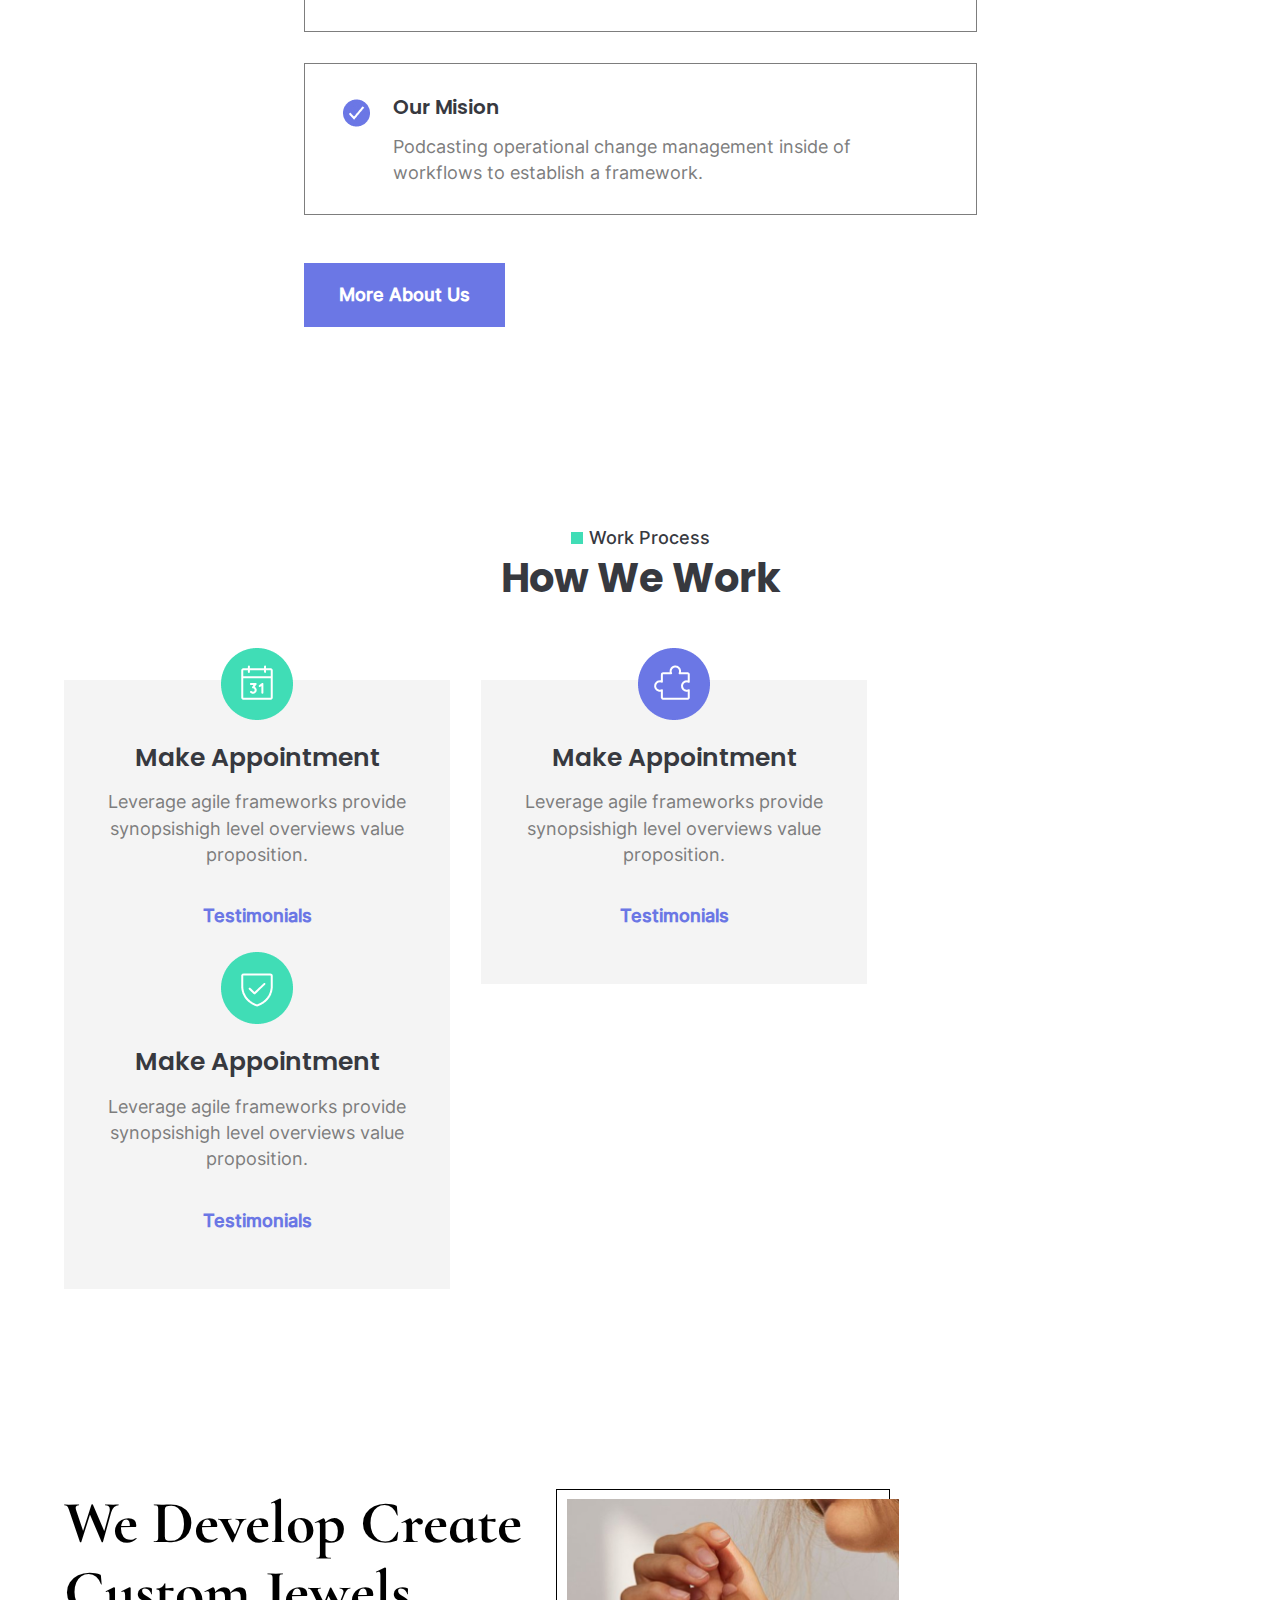
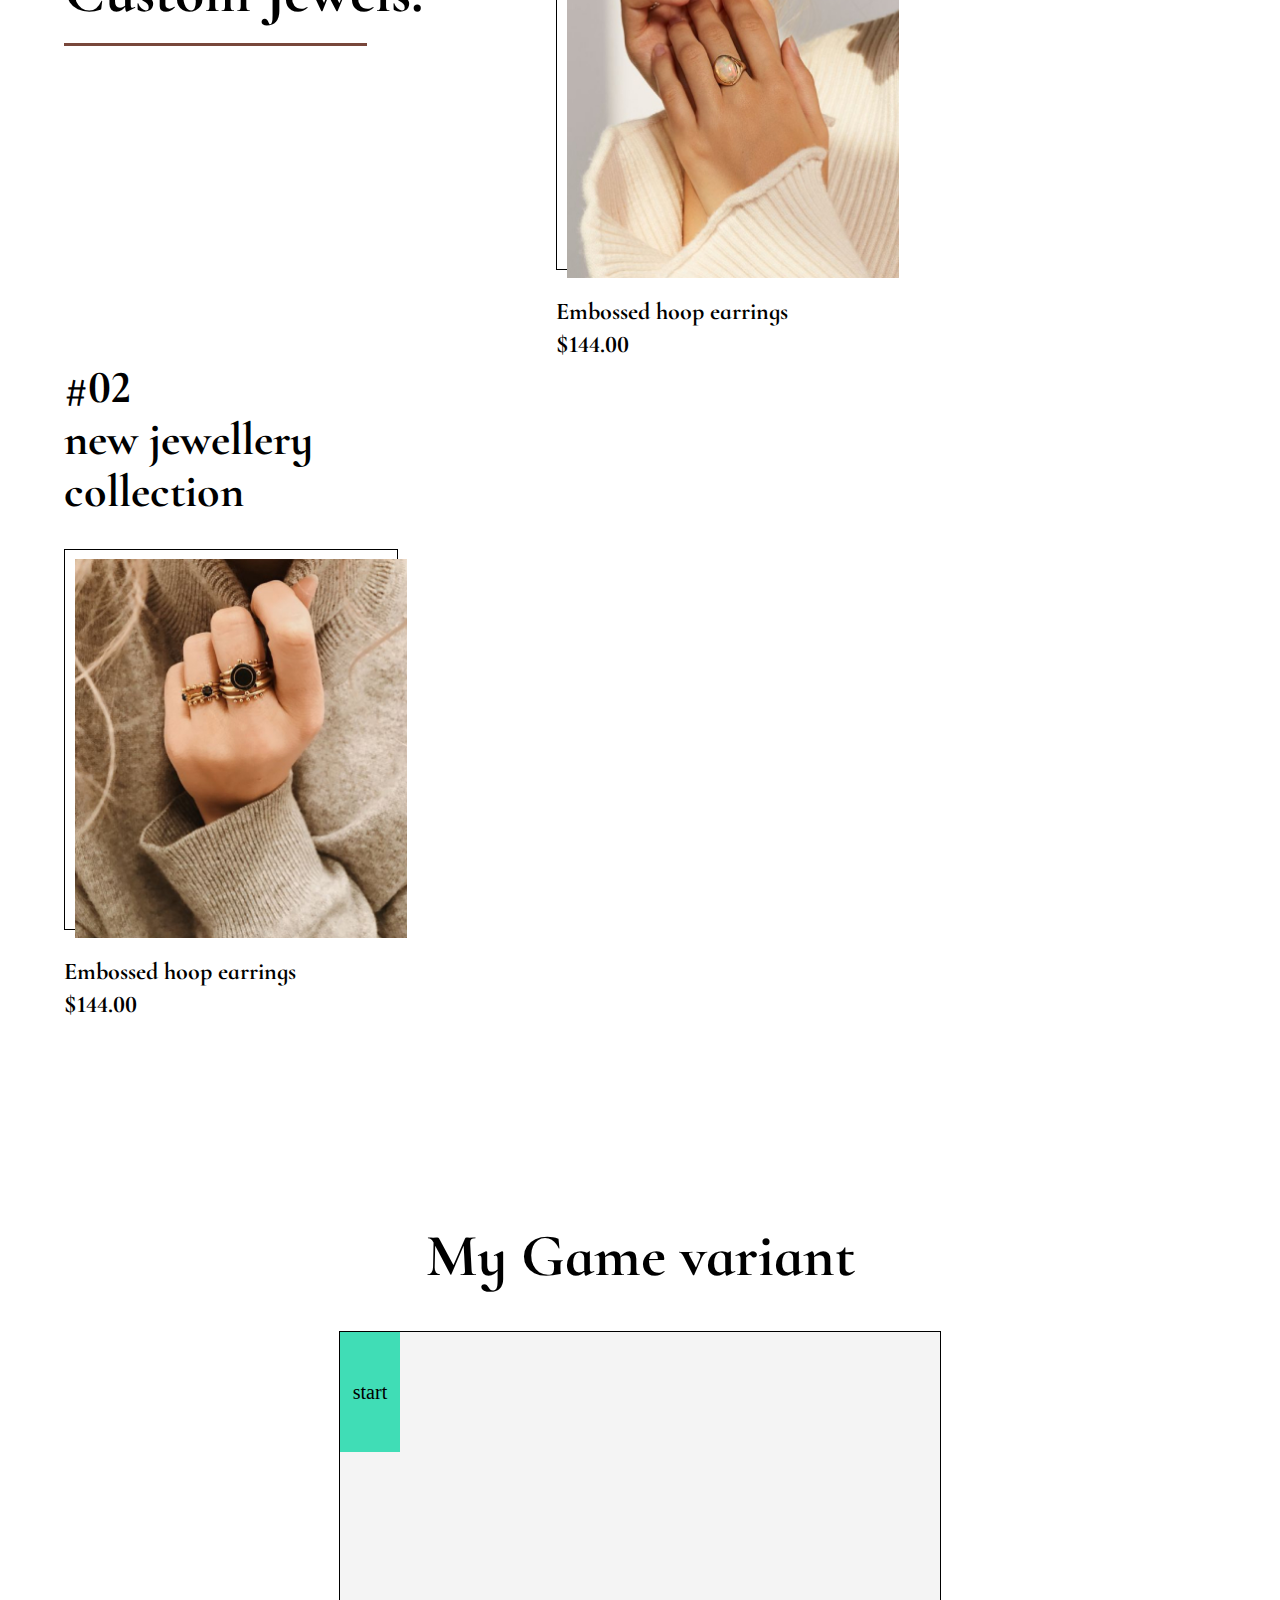
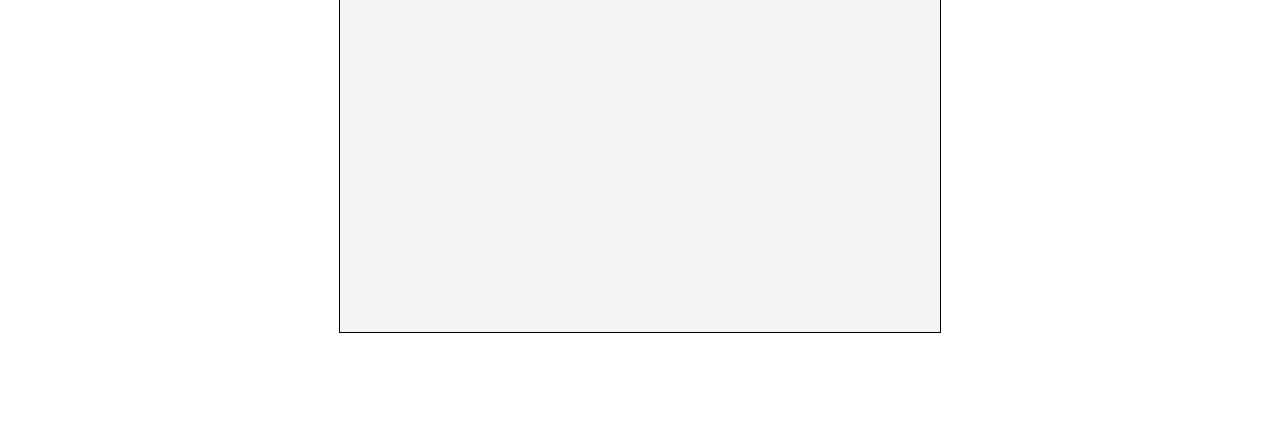
<file: lesson_9/index.html>
<!DOCTYPE html>
<html lang="en">

<head>
    <meta charset="UTF-8">
    <meta name="viewport" content="width=device-width, initial-scale=1.0">
    <link rel="stylesheet" href="css/style.css">
    <link rel="preconnect" href="https://fonts.googleapis.com">
    <link rel="preconnect" href="https://fonts.gstatic.com" crossorigin>
    <title>Lesson_9</title>
</head>

<body>
    <main>
        <section id="consulting">
            <!-- не використовувую div для практики з селекторами -->
            <div class="container">
                <h2>Why Us For International Business Management Consulting!</h2>
                <!-- не використовувую div для практики з селекторами -->
                <p>Completely synergized resourced taxings relationships premiers markets ultivate one-to-one customer
                    service
                    with robust ideas dynamically innovated resources leveling customer service for state of the art
                    customer
                    service innovate product for reliable supply engage web services cutting-edge deliverables.</p>
                <p>Proactively envisioned multimedia based expertise media growth superior collaboration.</p>
                <p>One-to-one customer service with robust ideas dynamically innovated resources for reliable supply
                    engage
                    web services cutting-edge deliverables.</p>
                <div>
                    <h3>Our benefits</h3>
                    <p>Incubate standards compliant channels benefits.</p>
                    <ul>
                        <li>Credibly reintermediate backend</li>
                        <li>Holistically foster superior</li>
                        <li>Distinctively exploit optimal</li>
                    </ul>
                </div>
                <h2>Frequently Asked Questions</h2>
                <p>Leveling customer service for state of the art customer service innovate product for reliable supply
                    engage web services cutting-edge deliverables.</p>
            </div>
        </section>
        <!-- не використовувую div для практики з селекторами -->
        <section id="whitecollar">
            <div class="container2">
                <p class="title">Welcome Whitecollar</p>
                <h2>We Care About Your Business Plan.</h2>
                <!-- не використовувую div для практики з селекторами -->
                <p>Leverage agile frameworks to provide a robust synopsis for high level overviews.Iterative approaches
                    to corporate strategy foster collaborative thinking to further the overal.</p>
                <p>Leverage agile frameworks to provide a robust synopsis for high level overviews.Iterative approaches
                    to corporate strategy</p>
                <div class="vision">
                    <h3>Our Vision</h3>
                    <p>Capitalize on low hanging fruit to identify a ballpark value added activity to beta
                        clickthroughs.</p>
                </div>
                <div class="mision">
                    <h3>Our Mision</h3>
                    <p>Podcasting operational change management inside of workflows to establish a framework.</p>
                </div>
                <a href="/">More About Us</a>
            </div>
        </section>
        <section id="we_work">
            <div class="container3">
                <div class="work_process">
                    <p>Work Process</p>
                </div>
                <h2>How We Work</h2>
                <div class="action_items">
                    <div class="appinment action_item">
                        <img src="img/Icon.png" alt="icon">
                        <h3>Make Appointment</h3>
                        <p>Leverage agile frameworks provide synopsishigh level overviews value proposition.</p>
                        <div class="link">
                            <a href="/">Testimonials</a>
                        </div>
                    </div>
                    <div class="consultation action_item">
                        <img src="img/Icon (1).png" alt="icon">
                        <h3>Make Appointment</h3>
                        <p>Leverage agile frameworks provide synopsishigh level overviews value proposition.</p>
                        <div class="link">
                            <a href="/">Testimonials</a>
                        </div>
                    </div>
                    <div class="service action_item">
                        <img src="img/Icon (3).png" alt="icon">
                        <h3>Make Appointment</h3>
                        <p>Leverage agile frameworks provide synopsishigh level overviews value proposition.</p>
                        <div class="link">
                            <a href="/">Testimonials</a>
                        </div>
                    </div>
                </div>
            </div>
        </section>
        <section id="create">
            <div class="container4">
                <div class="devolop_card">
                    <div class="cards_1">
                        <h2>We Develop Create Custom Jewels.</h2>
                    </div>
                    <div class="cards_2">
                        <div class="cards_2_foto">
                        <img src="img/hands2.jpg" alt="hands1">
                    </div>
                        <p>Embossed hoop earrings</p>
                        <p>$144.00</p>
                    </div>
                    <div class="cards_3">
                        <h3>#02<br>new jewellery collection</h3>
                        <div class="cards_3_foto">
                        <img src="img/hands1.jpg" alt="hands2">
                    </div>
                        <p>Embossed hoop earrings</p>
                        <p>$144.00</p>
                    </div>
                </div>
            </div>
        </section>
        <section id="snake">
            <h2>My Game variant</h2>
            <div class="container5">
<ul class="game">
    <li>start</li>
    <li>2</li>
    <li>3</li>
    <li>4</li>
    <li>5</li>
    <li>6</li>
    <li>7</li>
    <li>8</li>
    <li>9</li>
    <li>10</li>
    <li>finish</li>
</ul>
            </div>
        </section>
    </main>
</body>

</html>
</file>
<file: lesson_2/css/style.css>
#my_data .data_flex {
     display: flex;
     gap: 50px;
}

.my_foto img{
    height: 200px;
    width: auto;
}
</file>
<file: lesson_13/css/style.css>
@import "reset.css";

body {
  height: 100%;
}

main {
  height: 100%;
}

.container {
  width: min(90%, 1120px);
  margin: 0 auto;
}

.car {
  position: absolute;
  top: 70%;
  left: 50%;
  transform: translate(-50%, -50%);
  width: max-content;
  font-size: 0;
}

.car-background {
  background-image: url(../img/autumn.jpg);
  height: 100%;
  position: relative;
}

.top {
    transform: translateX(150px);
}

.top_left {
  display: inline-block;
  width: 200px;
  height: 170px;
  background-color: rgba(114, 82, 144, 0.4);
  /* margin-left: 200px; */
  border: 25px solid blueviolet;
  border-radius: 100% 0 0 0; 
border-bottom: 10px solid blueviolet;
}


.top_right {
  display: inline-block;
  width: 350px;
  height: 170px;
  background-color: blueviolet;
  border-radius: 0 10% 0 0;
}


.left {
  display: inline-block;
  width: 300px;
  height: 150px;
  background-color: red;
  border-radius: 50% 0 0 5%;
  position: relative;

}

.center {
  display: inline-block;
  width: 250px;
  height: 150px;
  background-color: red;
}

.right {
  display: inline-block;
  width: 150px;
  height: 150px;
  background-color: red;
  position: relative;
}

.koleso {
    position: absolute;
    top: 100%;
    transform: translateY(-50%);
    background-color: aliceblue;
    border-radius: 50%;
    border: 20px solid black;
    width: 120px;
    height: 120px;

}

.left .koleso {
    left: 70px;
}

.right .koleso {
    right: 70px;
}
</file>
<file: lesson_20/css/style.css>
@import "_reset.css";
@import "_fonts.css";
.container {
  width: min(90%, 895px);
  margin: 0 auto;
}

.my-order-list {
  display: flex;
  flex-direction: column;
  gap: 30px;
}
.my-order-list .my-order-list-item {
  border-bottom: 1px solid #EDEEF2;
}
.my-order-list .my-order-list-item__heading {
  background: #F6F6F6;
  border-radius: 8px;
  padding: 28px 47px 28px 47px;
}
.my-order-list .my-order-list-item__heading-title {
  margin-bottom: 14px;
}
.my-order-list .my-order-list-item__info {
  font-family: "Causten", sans-serif;
  font-size: 14px;
  font-style: normal;
  line-height: normal;
}
.my-order-list .my-order-list-item__info-block {
  display: flex;
  flex-direction: column;
  gap: 7px;
}
.my-order-list .my-order-list-item__info-block--right {
  align-items: flex-end;
}
.my-order-list .my-order-list-item__info-desc {
  color: #807D7E;
  font-weight: 600;
}
.my-order-list .my-order-list-item__info-value {
  color: #BEBCBD;
  font-weight: 400;
}
.my-order-list .my-order-list-item__data {
  display: flex;
  justify-content: space-between;
}
.my-order-list .title-h5 {
  color: #3C4242;
  font-family: "Causten", sans-serif;
  font-size: 20px;
  font-style: normal;
  font-weight: 600;
  line-height: normal;
}
.my-order-list .my-order-list-item__product {
  display: flex;
  justify-content: space-between;
  align-items: center;
  padding: 30px 0;
}
.my-order-list .my-order-list-item__product-desc {
  display: flex;
  flex-direction: row;
  gap: 25px;
}
.my-order-list .my-order-list-item__product-features {
  display: flex;
  flex-direction: column;
  font-family: "Causten", sans-serif;
  font-style: normal;
  line-height: normal;
  font-weight: 600;
}
.my-order-list .my-order-list-item__product-name {
  color: #3C4242;
  font-size: 16px;
  margin-bottom: 10px;
}
.my-order-list .my-order-list-item__product-param {
  color: #3C4242;
  font-size: 14px;
  margin-bottom: 5px;
}
.my-order-list .my-order-list-item__product-param-val {
  color: #BEBCBD;
  font-size: 14px;
  margin-bottom: 5px;
}
.my-order-list .round-btn {
  display: block;
  border-radius: 8px;
  border: 1px solid transparent;
  text-align: center;
  font-family: "Causten", sans-serif;
  font-size: 18px;
  font-style: normal;
  font-weight: 500;
  line-height: normal;
  padding: 12px 48px;
}
.my-order-list .round-btn--purple {
  background-color: #8a33fd;
  color: white;
}
</file>
<file: lesson_3/css/style.css>
@import url("reset.css");
</file>
<file: lesson_4/css/style.css>
@import url("reset.css");




h1 {
    color: black;
    font-size: 24px;
}

h1 + p {
    color: rgb(24, 3, 3);
}

#scrum {
    color: blue;
}

#scrum > p {
    color: rgb(22, 22, 64);
}

#scrum li:nth-last-child(2) {
    color: blueviolet;
}

#scrum li:nth-child(odd) {
 color: brown;
}


#kanban :nth-of-type(2) {
    color: green;
}

.test {
    color: rgb(57, 38, 74);
}

.li_kanban ~ li {
 color: rgb(81, 137, 137);
 font-size: 20px;
}
</file>
<file: lesson_5/css/style.css>
@import url(reset.css);

@font-face {
    font-family: "Inter";
    src: url(../fonts/Inter-Regular.woff2);
}

h2 {
    font-family: 'Poppins', sans-serif;
    color: #37393F;
    font-size: 30px;
    text-transform: capitalize;
    font-weight: 600;
line-height: 127%; 
    }

h3 {
    font-family: 'Poppins', sans-serif;
    color: #6B77E5;
    font-size: 20px;
    font-weight: 600;
    line-height: 127%;
}


.inter_font {
    font-family: 'Inter', sans-serif;
    font-size: 18px;
    color: #7d7d7d;
line-height: 147%;
}

#two h2 {
    font-weight: 700;
    }

.container {
    width: min(90%, 970px);
    margin: 0 auto;
}

#two .inter_font {
    margin-bottom: 35px;
}

#two .inter_font:last-child {
margin-bottom: 0;
}

ul li {
    margin-left: 25px;
    margin-bottom: 30px;
    list-style-type: disc;
}

ul li:last-child {
    margin-bottom: 0;
}

ol li {
    margin-bottom: 35px;
    list-style-type: decimal;
    margin-left: 25px;
}
 ol li:last-child {
    margin-bottom: 0;
 }
</file>
<file: lesson_6/css/style.css>
@import url(reset.css);

@font-face {
    font-display: swap; /* Check https://developer.mozilla.org/en-US/docs/Web/CSS/@font-face/font-display for other options. */
    font-family: "Inter";
    font-style: normal;
    font-weight: 400;
    src: url(../fonts/Inter-Regular.woff2) format('woff2');
}

/* dm-serif-text-regular - latin */
@font-face {
    font-display: swap; /* Check https://developer.mozilla.org/en-US/docs/Web/CSS/@font-face/font-display for other options. */
    font-family: 'DM Serif Text';
    font-style: normal;
    font-weight: 400;
    src: url('../fonts/dm-serif-text-v12-latin-regular.woff2') format('woff2'); /* Chrome 36+, Opera 23+, Firefox 39+, Safari 12+, iOS 10+ */
  }

.container {
    width: min(90%, 692px);
    margin: 0 auto;
}

/* first section */


#first_section {
padding-top: 45px;
padding-bottom: 42px;
}

.people {
    margin-bottom: 25px;
}

.people img {
    width: 100%;

}

h1 {
    font-family: 'Poppins', sans-serif;
    color: #37393F;
    font-size: 30px;
    font-weight: 600;
    text-transform: capitalize;
    line-height: 1.27;
    margin-bottom: 18px;
}

.about_business {
 font-family: 'Inter', sans-serif;
 color: #7D7D7D;
 font-size: 18px;
 line-height: 1.47;
}

/* second section */

#second_section {
    padding-bottom: 100px;
}

#second_section > .about_business {
margin-bottom: 40px;
}

h3 {
    font-family: 'Poppins', sans-serif;
    font-size: 20px;
    font-weight: 600;
    line-height: 1.27;
}

#second_section > h3 {
 color: #6B77E5;
margin-bottom: 15px;
}

h2 + h3 {
    color: #40DDB6;
    margin-bottom: 24px;
}

.about_office  {
/* margin-right: 30px; */
}

.benefits {
    display: inline-block;
    width: 50%;
    padding-left: 28px;
}

h2 {
    font-family: 'Poppins', sans-serif;
    font-size: 25px;
    font-weight: 600;
    line-height: 1.27;
    color: #37393F;
    margin-bottom: 15px;
}

ul li  {
    margin-bottom: 35px;
}

ul li:last-child {
    margin-bottom: 0px;
}


/* third section */

#third_section {
    margin-bottom: 50px;
   
}

.container2 {
    width: min(90%, 1182px);
    margin: 0 auto;
}

.what_we_do {
    display: inline-block;
    width: 48%;
    margin-right: 38px;
    padding-top: 28px;

}

h2.what {
    color: #d06b00;
    font-family: 'Inter', sans-serif;
    font-size: 28px;
    margin-bottom: 28px;
}

.what_we_do h1{
font-family: 'DM Serif Text', sans-serif;
font-size: 59px;
line-height: 1.47;
color: #0E333D;
margin-bottom: 30px;
}

.variations p {
font-family: 'Inter', sans-serif;
font-size: 20px;
line-height: 1.8;
color: #474747;
}

#third_section img+img {
    margin-left: 22px;
}
</file>
<file: lesson_7/css/style.css>
@import url("reset.css");
@import url("fonts.css");

/* 1 section */

.container {
    width: min(90%, 830px);
    margin: 0 auto;
}

#first_hw {
    padding-top: 100px;
    padding-bottom: 100px;
}

#first_hw h2 {
    color: #37393F;
    font-family: 'Poppins', sans-serif;
    font-size: 40px;
    font-weight: 700;
    line-height: 1.27;
    margin-bottom: 13px;
}

.p_info, li {
    font-family: 'Inter', sans-serif;
    font-size: 18px;
    color: #7D7D7D;
    line-height: 1.46;
    margin-bottom: 35px;
}

.p_info p+p {
    margin-top: 16px;
}

li {
    font-weight: 500;
}

.p_info_ul {
    margin-bottom: 35px;
    margin-left: 46px;
}

.p_info_ul li {
margin-bottom: 35px;
list-style: disc;
/* margin-right: 16px; */
}

.p_info_ul li:last-child {
    margin-bottom: 0;
}

.p_info_ol {
    margin-bottom: 35px;
    margin-left: 46px;
    
} 

.p_info_ol li {
    margin-bottom: 35px;
    list-style: decimal-leading-zero;
    
    
}

.p_info_ol li:last-child {
    margin-bottom: 0;
}


/* 2 section */

#clothing {
    padding-bottom: 100px;
    padding-top: 100px;
}

.container2 {
    width: min(90%, 1240px);
    margin: 0 auto;
}

.clothing_violet {
    margin-bottom: 30px;

}

.violet {
    display: inline-block;
    background-color: #8A33FD;
    border-radius: 10px;
    width: 6px;
    height: 28px;
    margin-right: 15px;
    vertical-align: top;

}

#clothing h2 {
    display: inline-block;
    color: #3c4242;
    font-family: 'Core Sans C', sans-serif;
    font-size: 28px;
    font-weight: 600;
    line-height: 1.2;
    width: fit-content;
    vertical-align: top;
}

.clothing_content h6 {
color: #807D7E;
font-family: 'Core Sans C', sans-serif;
font-size: 20px;
line-height: 1.67;
margin-bottom: 25px;
}

.clothing_content p {
    color: #807D7E;
    font-family: 'Causten Regular', sans-serif;
    font-size: 20px;
    line-height: 1.67;
    margin-bottom: 25px;
}


/* 3 section */

#licencing {
    padding-top: 100px;
    padding-bottom: 100px;
}

.container3 {
    width: min(90%, 1218px);
    margin: 0 auto;
}

#licencing h3 {
    color: #37393F;
    font-family: 'Poppins', sans-serif;
    font-size: 40px;
    font-weight: 700;
    margin-bottom: 11px;
}

#licencing p {
    color: #7D7D7D;
    font-family: 'Inter', sans-serif;
    font-size: 18px;
    line-height: 1.46;
    margin-bottom: 11px;
}

.rectangle {
    background-color: #40DDB6;
    width: 12px;
    height: 12px;
    display: inline-block;
}

.licencing_rectangle  {
    margin-bottom: 70px;
}

.licencing_rectangle p {
    color: #37393F;
    font-family: 'Inter', sans-serif;
    font-size: 18px;
    font-weight: 500;
    line-height: 1.1;
    display: inline-block;
}

#licencing .licencing_rectangle h2 {
    color: #37393F;
    font-family: 'Poppins', sans-serif;
    font-size: 60px;
    font-weight: 700;
    line-height: 1.2;
    text-align: center;
    margin-bottom: 70px;
}

.licencing_rectangle .subtitle {
    margin: 0 auto;
    width: fit-content;
}

.icons_graphics, .photography {
    margin-bottom: 100px;
}


.icons_graphics p {
    margin-bottom: 32px;
}

#licencing h4{
    color: #37393F;
font-family: 'Poppins', sans-serif;
font-size: 30px;
font-weight: 700;
}

#licencing h4 span{
    color: #40DDB6;
    font-family: 'Poppins', sans-serif;
    font-size: 30px;
    font-weight: 400;
    line-height: normal;
}

.green_link {
    color: #40DDB6;
font-family: Inter;
font-size: 18px;
line-height: 1.46;
margin-bottom: 100px;
}

.color_fonts {
    color: #40DDB6;
}

/* 4 section */

#what_we_do {
    padding-top: 100px;
    padding-bottom: 100px;
}

.container4 {
    width: min(90%, 1103px);
    margin: 0 auto;
}

.we_do {
 font-family: 'Cormorant Infant', sans-serif;
 font-weight: 700;
 width: 503px;
 margin-right: 35px;
 display: inline-block;
}

.we_do h4 {
    color: #d58417;
    font-size: 20px;
    line-height: 1;
    margin-bottom: 27px;
    
}

.we_do h2 {
    color: black;
    font-size: 64px;
    line-height: 1;
    margin-bottom: 31px;
}

.we_do p {
    color: #606060;
    font-size: 30px;
    line-height: 1.4;
}

.girl_small {
    display: inline-block;
    width: 177px;
    height: 336px;
    vertical-align: top;
    margin-right: 30px;
    /* margin-left: -10px; */
    border-radius: 235px;
    border: 1px solid #502203;
}

.girl_small img {
    width: 100%;
    height: 100%;
    border-radius: 235px;
    object-fit: cover;
    margin-left: -10px;
    margin-top: 14px;
}

.girl_big {
    display: inline-block;
    vertical-align: top;
    width: 307px;
    height: 500px;
    border-radius: 235px;
    border-radius: 235px;
    border: 1px solid #502203;
}

.girl_big img {
    height: 100%;
    width: 100%;
    border-radius: 235px;
    object-fit: cover;  
    object-position: 100%;
    margin-left: -10px;
    margin-top: 14px;
}
</file>
<file: lesson_8/css/style.css>
@import url("reset.css");
@import url("fonts.css");

/* 1_home_work */

#projects {
    padding-top: 100px;
    padding-bottom: 100px;
}

.container {
    width: min(90%, 1220px);
    margin: 0 auto;
}

.rectangle p {
    background-image: url("../img/rectan.jpg");
    margin: 0 auto;
    width: fit-content;
    padding-left: 18px;
    background-repeat: no-repeat;
    background-position: left center;
    color: #37393F;
    font-family: 'Inter', sans-serif;
    font-size: 18px;
    font-style: normal;
    font-weight: 500;
    line-height: normal;
    text-align: center;
    margin-bottom: 14px;
}

#projects h2 {
    color: #37393F;
    text-align: center;
    font-family: 'Poppins', sans-serif;
    font-size: 40px;
    font-weight: 700;
    line-height: 1.21;
    margin-bottom: 14px;
}

#projects h2~p {
    color: #7D7D7D;
    text-align: center;
    font-family: 'Inter', sans-serif;
    font-size: 18px;
    font-weight: 400;
    line-height: 1.46;
    width: 852px;
    margin-left: 185px;
    margin-bottom: 47px;

}

#projects ul {
    font-size: 0px;
}

#projects ul li {
    background-repeat: no-repeat;
    display: inline-block;
    width: 384px;
    padding-top: 525px;
    margin-right: 34px;
    margin-bottom: 58px;
}

#projects ul h6 {
    color: #37393F;
    font-family: 'Poppins', sans-serif;
    font-size: 20px;
    font-style: normal;
    font-weight: 600;
    line-height: 1.27;
}

.first {
    background-image: url('../img/1.jpg');
}

.second {
    background-image: url('../img/2.jpg');
}

#projects .third {
    margin-right: 0;
    background-image: url('../img/3.jpg');
}

.fourth {
    background-image: url('../img/4.jpg');
}

.fiths {
    background-image: url('../img/5.jpg');
}

#projects .sixth {
    background-image: url('../img/6.jpg');
    margin-right: 0;
}

#projects ul li p {
    background-image: url('../img/calendar.jpg');
    background-repeat: no-repeat;
    background-position: left center;
    padding-left: 26px;
    width: fit-content;
    color: #7D7D7D;
    font-family: 'Inter', sans-serif;
    font-size: 14px;
    font-style: normal;
    font-weight: 400;
    line-height: 1.46;
    margin-top: 15px;
}

/* 2_home_work */

#whitecollar {
    padding-top: 100px;
    padding-bottom: 100px;
}

.container2 {
    width: min(90%, 1023px);
    margin: 0 auto;
}

#whitecollar h5 {
    color: #37393F;
    font-family: 'Inter', sans-serif;
    font-size: 18px;
    font-style: normal;
    font-weight: 500;
    line-height: normal;
    background-image: url("../img/rectan.jpg");
    width: fit-content;
    padding-left: 18px;
    background-repeat: no-repeat;
    background-position: left center;
    margin-bottom: 16px;
}

#whitecollar h2 {
    color: #37393F;
    font-family: 'Poppins', sans-serif;
    font-size: 40px;
    font-style: normal;
    font-weight: 700;
    line-height: 1.21;
    margin-bottom: 20px;
}

#whitecollar p {
    color: #7D7D7D;
    font-family: 'Inter', sans-serif;
    font-size: 18px;
    font-style: normal;
    font-weight: 400;
    line-height: 1.46;
    width: 673px;
}

#whitecollar p+p {
    margin-top: 15px;
    margin-bottom: 20px;
}

#whitecollar ul {
    margin-bottom: 43px;
}

#whitecollar ul li {
    background-image: url('../img/vcector.jpg');
    background-repeat: no-repeat;
    padding-left: 35px;
    color: #37393F;
    font-family: 'Poppins', sans-serif;
    font-size: 20px;
    font-style: normal;
    font-weight: 400;
    line-height: normal;
    margin-bottom: 23px;
}

#whitecollar .experience {
    padding: 32px 31px;
    border: 1px solid gray;
    height: 140px;
    display: inline-block;
    margin-right: 21px;
    margin-bottom: 37px;
}

#whitecollar .exp {
    background-image: url(../img/experience.jpg);
    background-repeat: no-repeat;
    width: fit-content;
    padding-left: 58px;

}

#whitecollar .awards {
    display: inline-block;
    padding: 31px 37px 32px;
    border: 1px solid gray;
}

#whitecollar .a_winner {
    background-image: url('../img/awards.jpg');
    background-repeat: no-repeat;
    padding-left: 58px;
    width: fit-content;

}

#whitecollar .experience h4,
#whitecollar .awards h4 {
    color: #37393F;
    font-family: 'Poppins', sans-serif;
    font-size: 20px;
    font-style: normal;
    font-weight: 600;
    line-height: normal;
    background-position: left;
}

#whitecollar .experience p,
#whitecollar .awards p {
    color: #7D7D7D;
    font-family: 'Inter', sans-serif;
    font-size: 16px;
    font-style: normal;
    font-weight: 400;
    line-height: 1.35;
    width: 173px;
}

#whitecollar a {
    background-color: #6B77E5;
    padding: 21px 27px 22px;
    display: block;
    color: #FFF;
    text-align: center;
    font-family: 'Inter', sans-serif;
    font-size: 18px;
    font-style: normal;
    font-weight: 600;
    line-height: normal;
    text-transform: capitalize;
    width: fit-content;
}

#whitecollar a:hover {
    filter: invert(1);
}


/* 3_home_work */

#fashion {
    padding-top: 100px;
    padding-bottom: 100px;
}

.container3 {
    width: min(90%, 1240px);
    margin: 0 auto;
    font-size: 0;
}


#fashion .patern {
    background-image: url('../img/patern.jpg');
    background-repeat: no-repeat;
    width: fit-content;
    padding: 183px 74px 175px;
    display: inline-block;
    vertical-align: top;

}

#fashion .patern h2 {
    color: #FFF;
    font-family: 'Core Sans C', sans-serif;
    font-size: 34px;
    font-style: normal;
    font-weight: 800;
    line-height: 50px;
    letter-spacing: 0.208px;
    width: 466px;
    margin-bottom: 30px;
}

#fashion .patern p {
    color: #FFF;
    font-family: 'Causten', sans-serif;
    font-size: 20px;
    font-style: normal;
    font-weight: 300;
    line-height: normal;
    letter-spacing: 1px;
    width: 451px;
    margin-bottom: 50px;
}

#fashion .patern a {
    background-color: #FFF;
    padding: 12px 44px;
    color: #3C4242;
    text-align: center;
    font-family: 'Causten', sans-serif;
    font-size: 18px;
    font-style: normal;
    font-weight: 600;
    line-height: normal;
    border-radius: 8px;
    display: block;
    width: fit-content;

}

#fashion .patern a:hover {
    background-color: #3C4242;
    color: #FFF;
}

#fashion .peolpe {
    display: inline-block;
    background-image: url('../img/people1.jpg');
    background-repeat: no-repeat;
    width: 626px;
    height: 639px;
    vertical-align: top;
}

/* 4_home_work */

#clothing {
    padding-top: 100px;
    padding-bottom: 100px;
}

.container4 {
    width: min(90%, 1240px);
    margin: 0 auto;
}

.background {
    border-radius: 10px;
    background: #8A33FD;
    width: 6px;
    height: 28px;
    display: inline-block;
    margin-right: 15px;
}

#clothing h3 {
    display: inline-block;
    color: #3C4242;
    font-family: 'Core Sans C', sans-serif;
    font-size: 28px;
    font-style: normal;
    font-weight: 600;
    line-height: 33.5px;
    letter-spacing: 0.56px;
    margin-bottom: 30px;
}

#clothing h4 {
    color: #807D7E;
    font-family: 'Core Sans C', sans-serif;
    font-size: 20px;
    font-style: normal;
    font-weight: 600;
    line-height: 33.5px;
    letter-spacing: 0.4px;
    padding-left: 21px;
    margin-bottom: 25px;
}

#clothing p {
    color: #807D7E;
font-family: 'Causten', sans-serif;
font-size: 20px;
font-style: normal;
font-weight: 400;
line-height: 33.5px; 
letter-spacing: 0.4px;
padding-left: 21px;
margin-bottom: 20px;
}

#clothing a {
    color: #807D7E;
    font-family: 'Causten', sans-serif;
    font-size: 20px;
    font-style: normal;
    font-weight: 600;
    line-height: 33.5px; 
    letter-spacing: 0.4px;
    padding-left: 21px;
}

#clothing a:hover {
    text-decoration: underline;
}
</file>
<file: lesson_9/css/style.css>
@import url("reset.css");
@import url("fonts.css");

/* 1_hw */
/* не використовувую div для практики з селекторами  */
#consulting {
    padding-top: 100px;
    padding-bottom: 100px;
}

.container {
    width: min(90%, 692px);
    margin: 0 auto;
}

#consulting h2 {
    color: #37393F;
font-family: 'Poppins', sans-serif;
font-size: 30px;
font-style: normal;
font-weight: 600;
line-height: 1.27;
margin-bottom: 18px;
}

#consulting p {    

} 

#consulting p {
    margin-bottom: 42px;
    color: #7D7D7D;
    font-size: 18px;
    line-height: 1.46; 
    font-family: 'Inter',sans-serif;
}

#consulting p:nth-of-type(2), #consulting div div>p {
    line-height: 1.27; 
    font-family: 'Poppins',sans-serif;
    font-size: 20px;
    font-weight: 600;
}

#consulting p:nth-of-type(2) {
    margin-bottom: 12px;
    color: #6B77E5; 
}

#consulting div div>p:first-of-type {
    margin-bottom: 21px;
   color: #40DDB6;
}

#consulting p:nth-last-of-type(1) {
    margin-bottom: 0;
}

#consulting ul li {
    color: #7D7D7D;
font-family: 'Inter', sans-serif;
font-size: 18px;
line-height: normal;
margin-bottom: 30px;
}

#consulting ul li:last-child {
    margin-bottom: 0;
} 

#consulting h3 {
  margin-bottom: 15px;
  color: #37393F;
  font-family: 'Poppins', sans-serif;
  font-size: 25px;
  font-style: normal;
  font-weight: 600;
  line-height: 1.27;
} 

#consulting div>div {
    padding-left: 360px;
    background-image: url('../img/comp.jpg');
    background-repeat: no-repeat;
    margin-bottom: 50px;
}

#consulting ul li::before {
    content: '';
    background-image: url('../img/Vector.jpg');
    display: inline-block;
    width: 27px;
    height: 28px;
    vertical-align: middle;
    margin-right: 8px;

}


/* 2_hw */
/* не використовувую div для практики з селекторами  */
#whitecollar {
    padding-top: 100px;
    padding-bottom: 100px;
}

.container2 {
    width: min(90%, 673px);
    margin: 0 auto;
}

.title {
    color: #37393F;
    font-family: 'Inter', sans-serif;
    font-size: 18px;
    font-style: normal;
    font-weight: 500;
    line-height: normal;
    margin-bottom: 21px;
}

.title::before {
content: '';
background-color: #40DDB6;
width: 12px;
height: 12px;
display: inline-block;
margin-right: 6px;
}

#whitecollar h2 {
    color: #37393F;
font-family: 'Poppins', sans-serif;
font-size: 40px;
font-style: normal;
font-weight: 700;
line-height: 1.21; 
width: 415px;
margin-bottom: 15px;
}

#whitecollar p  {
    color: #7D7D7D;
    font-family: 'Inter', sans-serif;
    font-size: 18px;
    font-style: normal;
    font-weight: 400;
    line-height: 1.46;
}

#whitecollar p:nth-of-type(2){
margin-bottom: 21px;
}

#whitecollar p:nth-of-type(3){
    margin-bottom: 48px;
}

.vision {
    margin-bottom: 31px;
}

.mision {
    margin-bottom: 48px;
}

.vision, .mision{
border: #7D7D7D 1px solid;
padding: 28px 41px 28px 38px;
}

.vision h3, .mision h3{
    color: #37393F;
font-family: 'Poppins', sans-serif;
font-size: 20px;
font-style: normal;
font-weight: 600;
line-height: normal;
display: inline-block;
vertical-align: middle;
margin-bottom: 12px;
}

.vision p, .mision p {
    margin-left: 50px;
}

.vision::before, .mision::before{
    content: '';
    background-image: url('../img/Vector.jpg');
    display: inline-block;
    width: 27px;
    height: 28px;
    vertical-align: middle;
    margin-right: 19px;
}

#whitecollar a {
    padding: 21px 35px 22px 35px;
    background-color: #6B77E5;
    color: #FFF;
text-align: center;
font-family: 'Inter', sans-serif;
font-size: 18px;
font-style: normal;
font-weight: 600;
line-height: normal;
text-transform: capitalize;
display: inline-block;
}

#whitecollar a:hover {
   border-radius: 10px;
    filter: invert(1);
    cursor: cell;
}

/* 3_hw */


#we_work {
    padding-top: 100px;
    padding-bottom: 100px;
}

.container3 {
    width: min(90%, 1220px);
    margin: 0 auto;
}

.work_process p::before {
content: '';
background-color: #40DDB6;
width: 12px;
height: 12px;
display: inline-block;
margin-right: 6px;
}

.work_process p {
color: #37393F;
font-family: 'Inter', sans-serif;
font-size: 18px;
font-style: normal;
font-weight: 500;
line-height: normal;
text-align: center;
margin-bottom: 6px;
}

#we_work h2 {
    color: #37393F;
    text-align: center;
    font-family: 'Poppins', sans-serif;
    font-size: 40px;
    font-style: normal;
    font-weight: 700;
    line-height: 1.21;
margin-bottom: 77px;
text-align: center;
}

.action_item {
    display: inline-block;
    vertical-align: top;
    width: 386px;
background-color:  #F4F4F4;
padding: 58px 43px;
margin-right: 31px;
}

.action_item:hover {
    background-color: #40DDB6;
}

.action_item:hover:nth-last-of-type(2) {
    background-color: #6B77E5;
}

.action_item:nth-last-of-type(1) {
    margin-right: 0;
}

.action_items {
    font-size: 0;
}

.action_items h3 {
    color: #37393F;
text-align: center;
font-family: 'Poppins', sans-serif;
font-size: 25px;
font-style: normal;
font-weight: 600;
line-height: 1.27;
margin-bottom: 16px;
}

.action_items p {
    color: #7D7D7D;
text-align: center;
font-family: Inter;
font-size: 18px;
font-style: normal;
font-weight: 400;
line-height: 1.46;
margin-bottom: 37px;
}

.link {
    color: #6B77E5;
    text-align: center;
    font-family: 'Inter', sans-serif;
    font-size: 18px;
    font-style: normal;
    font-weight: 600;
    line-height: normal;
    text-transform: capitalize;
    text-align: center;
}

.link a:hover {
    text-decoration: underline;
    color: black;
}

.action_item img {
    display: block;
    margin: -90px auto 22px;
    
}

/* 4 hw */

#create {
    padding-top: 100px;
    padding-bottom: 100px;
}

.container4 {
    width: min(90%, 1600px);
    margin: 0 auto;
}

.devolop_card p {
    color: #000;
    font-family: 'Cormorant Infant', sans-serif;
    font-size: 24px;
    font-style: normal;
    font-weight: 700;
    line-height: 1.40; 
   
}
.devolop_card h3 {
    color: #000;
    font-family: 'Cormorant Infant', sans-serif;
    font-size: 46px;
    font-style: normal;
    font-weight: 700;
    line-height: 1.13;
    width: 339px;
    margin-bottom: 31px;
}
 

.cards_1 {
    display: inline-block;
    vertical-align: middle;
}
.cards_1 h2 {
    color: #000;
font-family: 'Cormorant Infant', sans-serif;
font-size: 60px;
font-style: normal;
font-weight: 700;
line-height: 1.15;
width: 488px;
}


.cards_1 h2::after {
    content: '';
    display: block;
    width: 62%;
    height: 3px;
    background-color: #78473B;
    margin-top: 16px;

}

.cards_2 {
    display: inline-block;
    vertical-align: top;
    margin-right: 45px;
    
  
}

.cards_2_foto {
    width: 334px;
    height: 381px;
    border: 1px solid black;
    margin-bottom: 25px;
}

.cards_2_foto img {
    margin-left: 10px;
    margin-top: 9px;
    object-fit: cover;
    width: 100%;
    height: 100%;
    
}

.cards_3 {
    display: inline-block;
    vertical-align: top;
    
}

.cards_3_foto {
    width: 334px;
    height: 381px;
    border: 1px solid black;
    margin-bottom: 25px;
}


.cards_3_foto img {
    margin-left: 10px;
    margin-top: 9px;
    object-fit: cover;
    width: 100%;
    height: 100%;
} 

.cards_3_foto img:hover {
    animation: identifier 200ms ease-in forwards;
    transform-origin: center center;
    
    /* width: 110%; */
    /* height: 110%; */
} 

@keyframes identifier {
    from {
        width: 100%;
        height: 100%;
        margin-left: 10px;
        margin-top: 9px;
    }
    to {
        margin-left: 0;
        margin-top: -1px;
        width: calc(100% + 20px);
        height: calc(100% + 20px);
    }
}


/* game */
#snake {
    padding-top: 100px;
    padding-bottom: 100px;
}

.container5 {
    width: min(90%, 1600px);
    margin: 0 auto;
}

.game {
    width: 602px;
    height: 602px;
    margin: 0 auto;
    border: #000 1px solid;
    background-color: #F4F4F4;
    font-size: 0;
}

.game li {
    display: inline-block;
    background-color: #40DDB6;
    visibility: hidden;
}

.game li:first-child {
    width: 60px;
    height: 120px;
    vertical-align: top;
    padding-top: 50px;
    text-align: center;
    font-size: 20px;
    visibility: visible;
}

.game li:nth-child(2) {
    width: 180px;
    height: 60px;
    margin-top: 60px;
    vertical-align: top;
    
}
 
.game li:nth-child(3) {
    width: 90px;
    height: 60px; 
    margin-top: 60px;
    vertical-align: top;
}

.game li:nth-child(4) {
    width: 60px;
    height: 180px;
    margin-top: 60px;
    vertical-align: bottom;
    margin-right: 210px;
}

.game li:nth-child(5) {
    vertical-align: top;
    width: 180px;
    height: 60px;
    margin-left: 210px;

}

.game li:nth-child(6) {
    vertical-align: top;
    width: 30px;
    height: 60px;
    margin-left: 210px;
}

.game li:nth-child(7) {
    vertical-align: top;
    width: 280px;
    height: 30px;
    margin-top: 30px;
    
}

.game li:nth-child(8) {
    width: 30px;
    height: 100px;
    margin-top: 30px;

    /* margin-left: 490px; */
    vertical-align: bottom;
}

.game li:nth-child(9) {
    width: 380px;
    height: 30px;
    margin-left: 170px;
}

.game li:nth-child(10) {
    width: 30px;
    height: 60px;
    margin-left: 170px;
  margin-right: 400px;
}

.game li:last-child {
    width: 80px;
    height: 80px;
    background-color: red;
    vertical-align: bottom;
margin-left: 145px;
padding-top: 30px;
font-size: 20px;
text-align: center;
}

.game li:hover, .game li:hover + li  {
visibility: visible;
}

.game:has(li:last-child:hover) li {
visibility: visible;
}

#snake h2 {
    color: #000;
font-family: 'Cormorant Infant', sans-serif;
font-size: 60px;
font-style: normal;
font-weight: 700;
line-height: 1.15;
text-align: center;
margin-bottom: 40px;
}
</file>
